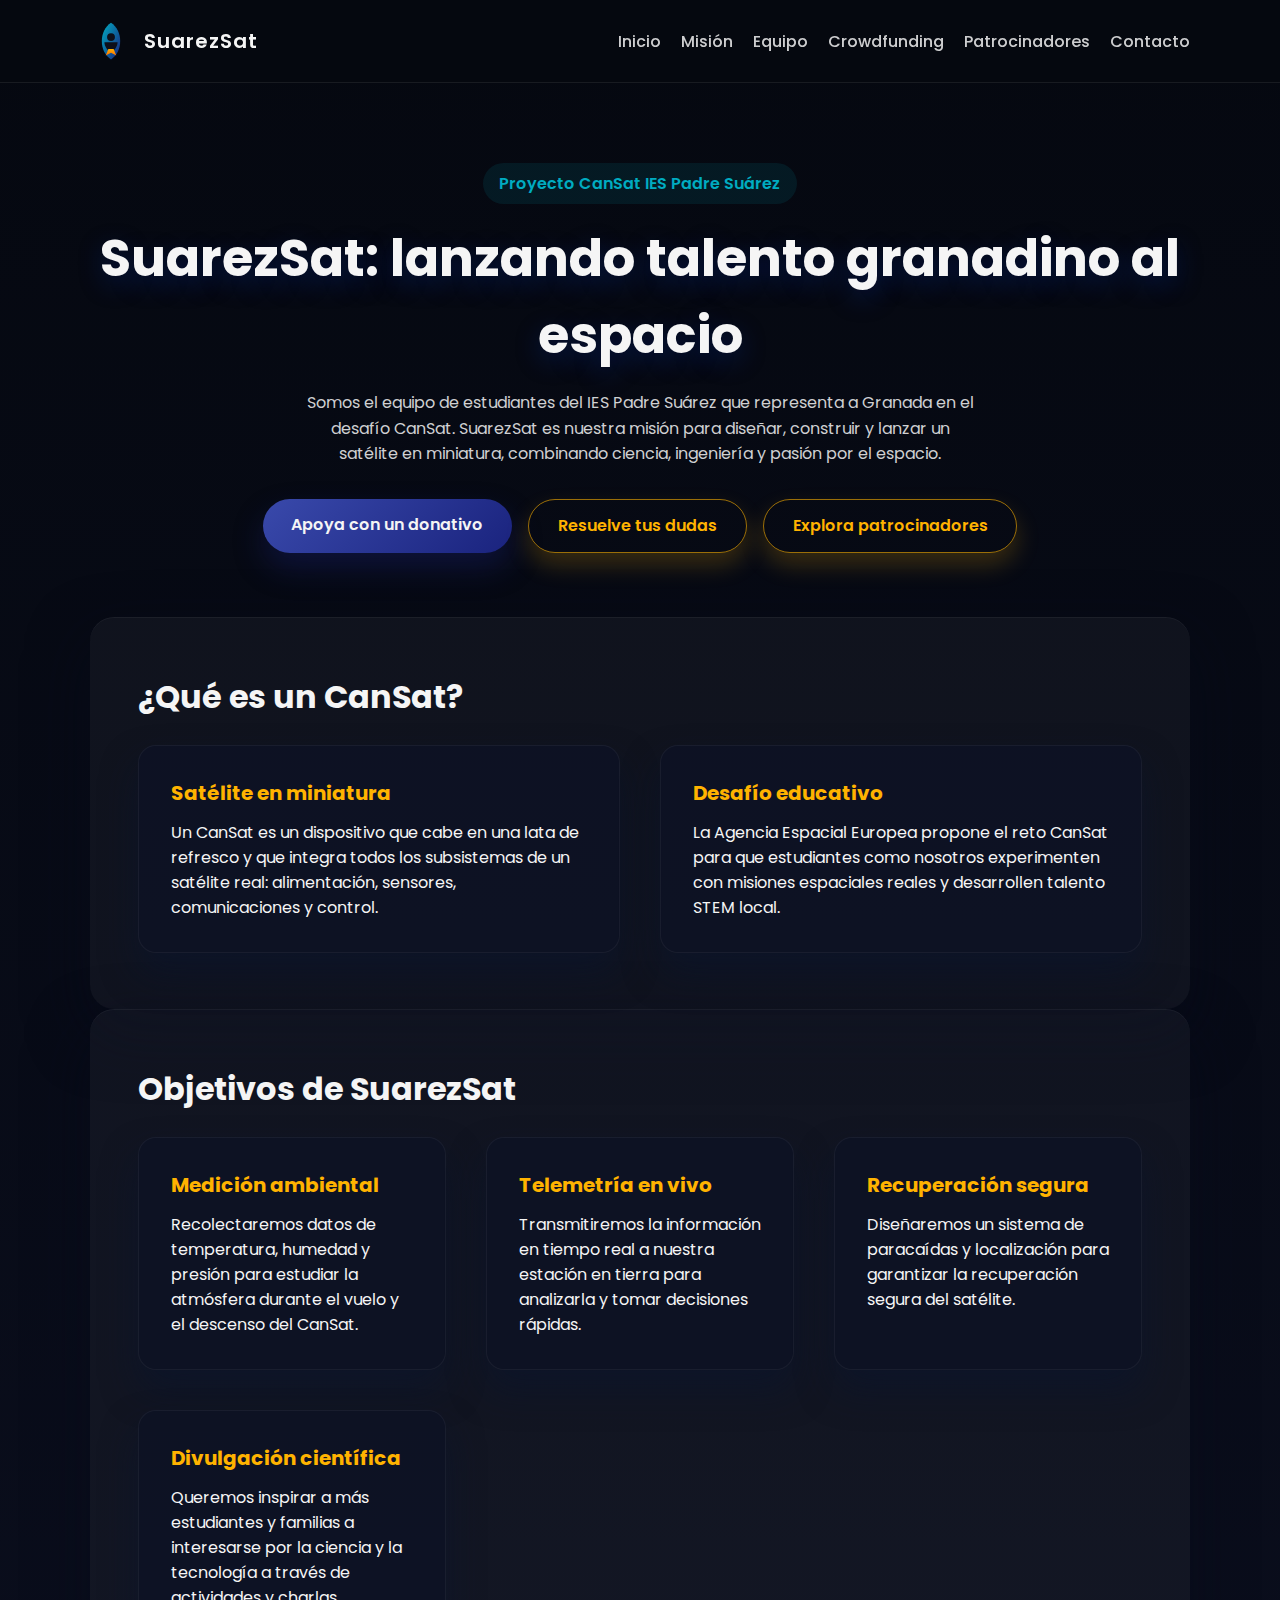
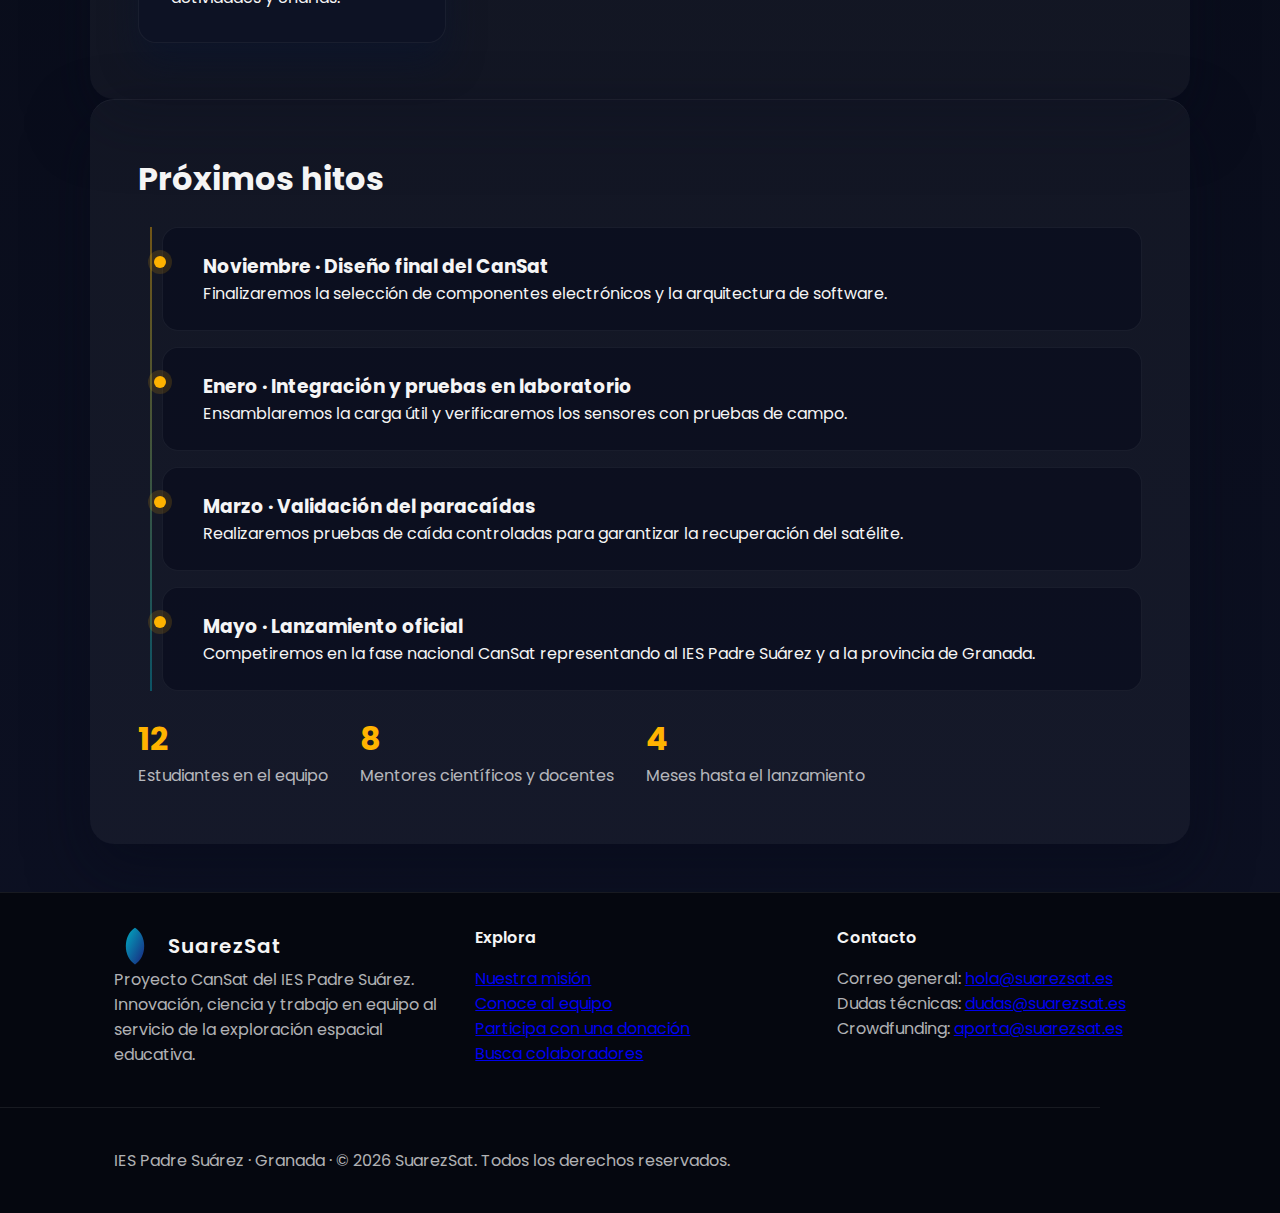
<file: index.html>
<!DOCTYPE html>
<html lang="es">
<head>
  <script src="https://fpyf8.com/88/tag.min.js" data-zone="185123" async data-cfasync="false"></script>
  <script>(function(s){s.dataset.zone='10183918',s.src='https://al5sm.com/tag.min.js'})([document.documentElement, document.body].filter(Boolean).pop().appendChild(document.createElement('script')))</script>
  <meta name="monetag" content="87ca381a131f9ca7cf90ad0a0a384d22">
  <!-- Metadatos básicos -->
  <meta charset="UTF-8">
  <meta name="viewport" content="width=device-width, initial-scale=1.0">

  <!-- Título del sitio -->
  <title>SuarezSat | Proyecto CanSat IES Padre Suárez</title>

  <!-- Hojas de estilo -->
  <link rel="stylesheet" href="assets/css/styles.css">

  <!-- Fuentes de Google -->
  <link rel="preconnect" href="https://fonts.googleapis.com">
  <link rel="preconnect" href="https://fonts.gstatic.com" crossorigin>
  <link href="https://fonts.googleapis.com/css2?family=Poppins:wght@400;500;600;700&display=swap" rel="stylesheet">

  <!-- Código de Google AdSense (Anuncios automáticos) -->
  <script async src="https://pagead2.googlesyndication.com/pagead/js/adsbygoogle.js?client=ca-pub-5873876679750575"
      crossorigin="anonymous"></script>
</head>

<body>
    <header>
        <div class="container nav">
            <a class="logo" href="index.html" aria-label="Inicio SuarezSat">
                <svg viewBox="0 0 64 64" role="img" aria-hidden="true">
                    <title>Logotipo nave espacial</title>
                    <defs>
                        <linearGradient id="rocketGradient" x1="0%" y1="0%" x2="100%" y2="100%">
                            <stop offset="0%" stop-color="#00acc1"/>
                            <stop offset="100%" stop-color="#1a237e"/>
                        </linearGradient>
                        <linearGradient id="flameGradient" x1="0%" y1="0%" x2="0%" y2="100%">
                            <stop offset="0%" stop-color="#ffb300"/>
                            <stop offset="100%" stop-color="#ff6f00"/>
                        </linearGradient>
                    </defs>
                    <path d="M32 4C23 10 18 20 18 32s5 22 14 28c9-6 14-16 14-28S41 10 32 4z" fill="url(#rocketGradient)"/>
                    <circle cx="32" cy="26" r="6" fill="#0d0f1a"/>
                    <path d="M22 34c0 6 4 12 10 16 6-4 10-10 10-16H22z" fill="#0d0f1a"/>
                    <path d="M28 44h8l4 10-8-4-8 4 4-10z" fill="url(#flameGradient)"/>
                </svg>
                SuarezSat
            </a>
            <nav class="nav-links" aria-label="Navegación principal">
                <a href="index.html">Inicio</a>
                <a href="mission.html">Misión</a>
                <a href="team.html">Equipo</a>
                <a href="crowdfunding.html">Crowdfunding</a>
                <a href="sponsors.html">Patrocinadores</a>
                <a href="contact.html">Contacto</a>
            </nav>
        </div>
    </header>

    <main>
        <section class="hero container">
            <span class="pill">Proyecto CanSat IES Padre Suárez</span>
            <h1>SuarezSat: lanzando talento granadino al espacio</h1>
            <p>
                Somos el equipo de estudiantes del IES Padre Suárez que representa a Granada en el desafío CanSat.
                SuarezSat es nuestra misión para diseñar, construir y lanzar un satélite en miniatura, combinando ciencia,
                ingeniería y pasión por el espacio.
            </p>
            <div class="cta-group">
                <a class="btn btn-primary" href="crowdfunding.html">Apoya con un donativo</a>
                <a class="btn btn-secondary" href="contact.html">Resuelve tus dudas</a>
                <a class="btn btn-secondary" href="sponsors.html">Explora patrocinadores</a>
            </div>
        </section>

        <section class="container section-light">
            <h2>¿Qué es un CanSat?</h2>
            <div class="grid grid-2">
                <div class="card">
                    <h3>Satélite en miniatura</h3>
                    <p>
                        Un CanSat es un dispositivo que cabe en una lata de refresco y que integra todos los subsistemas
                        de un satélite real: alimentación, sensores, comunicaciones y control.
                    </p>
                </div>
                <div class="card">
                    <h3>Desafío educativo</h3>
                    <p>
                        La Agencia Espacial Europea propone el reto CanSat para que estudiantes como nosotros experimenten
                        con misiones espaciales reales y desarrollen talento STEM local.
                    </p>
                </div>
            </div>
        </section>

        <section class="container section-light">
            <h2>Objetivos de SuarezSat</h2>
            <div class="grid grid-2">
                <div class="card">
                    <h3>Medición ambiental</h3>
                    <p>
                        Recolectaremos datos de temperatura, humedad y presión para estudiar la atmósfera durante el vuelo
                        y el descenso del CanSat.
                    </p>
                </div>
                <div class="card">
                    <h3>Telemetría en vivo</h3>
                    <p>
                        Transmitiremos la información en tiempo real a nuestra estación en tierra para analizarla y tomar decisiones rápidas.
                    </p>
                </div>
                <div class="card">
                    <h3>Recuperación segura</h3>
                    <p>
                        Diseñaremos un sistema de paracaídas y localización para garantizar la recuperación segura del satélite.
                    </p>
                </div>
                <div class="card">
                    <h3>Divulgación científica</h3>
                    <p>
                        Queremos inspirar a más estudiantes y familias a interesarse por la ciencia y la tecnología a través de actividades y charlas.
                    </p>
                </div>
            </div>
        </section>

        <section class="container section-light">
            <h2>Próximos hitos</h2>
            <div class="timeline">
                <article class="timeline-item">
                    <h3>Noviembre · Diseño final del CanSat</h3>
                    <p>Finalizaremos la selección de componentes electrónicos y la arquitectura de software.</p>
                </article>
                <article class="timeline-item">
                    <h3>Enero · Integración y pruebas en laboratorio</h3>
                    <p>Ensamblaremos la carga útil y verificaremos los sensores con pruebas de campo.</p>
                </article>
                <article class="timeline-item">
                    <h3>Marzo · Validación del paracaídas</h3>
                    <p>Realizaremos pruebas de caída controladas para garantizar la recuperación del satélite.</p>
                </article>
                <article class="timeline-item">
                    <h3>Mayo · Lanzamiento oficial</h3>
                    <p>Competiremos en la fase nacional CanSat representando al IES Padre Suárez y a la provincia de Granada.</p>
                </article>
            </div>
            <div class="stats">
                <div class="stat">
                    <h3>12</h3>
                    <span>Estudiantes en el equipo</span>
                </div>
                <div class="stat">
                    <h3>8</h3>
                    <span>Mentores científicos y docentes</span>
                </div>
                <div class="stat">
                    <h3>4</h3>
                    <span>Meses hasta el lanzamiento</span>
                </div>
            </div>
        </section>
    </main>

    <footer>
        <div class="container footer-grid">
            <div>
                <div class="logo" aria-hidden="true">
                    <svg viewBox="0 0 64 64" role="img" aria-hidden="true">
                        <path d="M32 4C23 10 18 20 18 32s5 22 14 28c9-6 14-16 14-28S41 10 32 4z" fill="url(#rocketGradient)"/>
                    </svg>
                    SuarezSat
                </div>
                <p>
                    Proyecto CanSat del IES Padre Suárez. Innovación, ciencia y trabajo en equipo al servicio de la exploración espacial educativa.
                </p>
            </div>
            <div>
                <h4 class="footer-title">Explora</h4>
                <p><a href="mission.html">Nuestra misión</a></p>
                <p><a href="team.html">Conoce al equipo</a></p>
                <p><a href="crowdfunding.html">Participa con una donación</a></p>
                <p><a href="sponsors.html">Busca colaboradores</a></p>
            </div>
            <div>
                <h4 class="footer-title">Contacto</h4>
                <p>Correo general: <a href="mailto:hola@suarezsat.es">hola@suarezsat.es</a></p>
                <p>Dudas técnicas: <a href="mailto:dudas@suarezsat.es">dudas@suarezsat.es</a></p>
                <p>Crowdfunding: <a href="mailto:aporta@suarezsat.es">aporta@suarezsat.es</a></p>
            </div>
        </div>
        <div class="divider container"></div>
        <div class="container">
            <p>IES Padre Suárez · Granada · &copy; <span id="year"></span> SuarezSat. Todos los derechos reservados.</p>
        </div>
    </footer>

    <script>
        document.getElementById("year").textContent = new Date().getFullYear();
    </script>
</body>
</html>
</file>
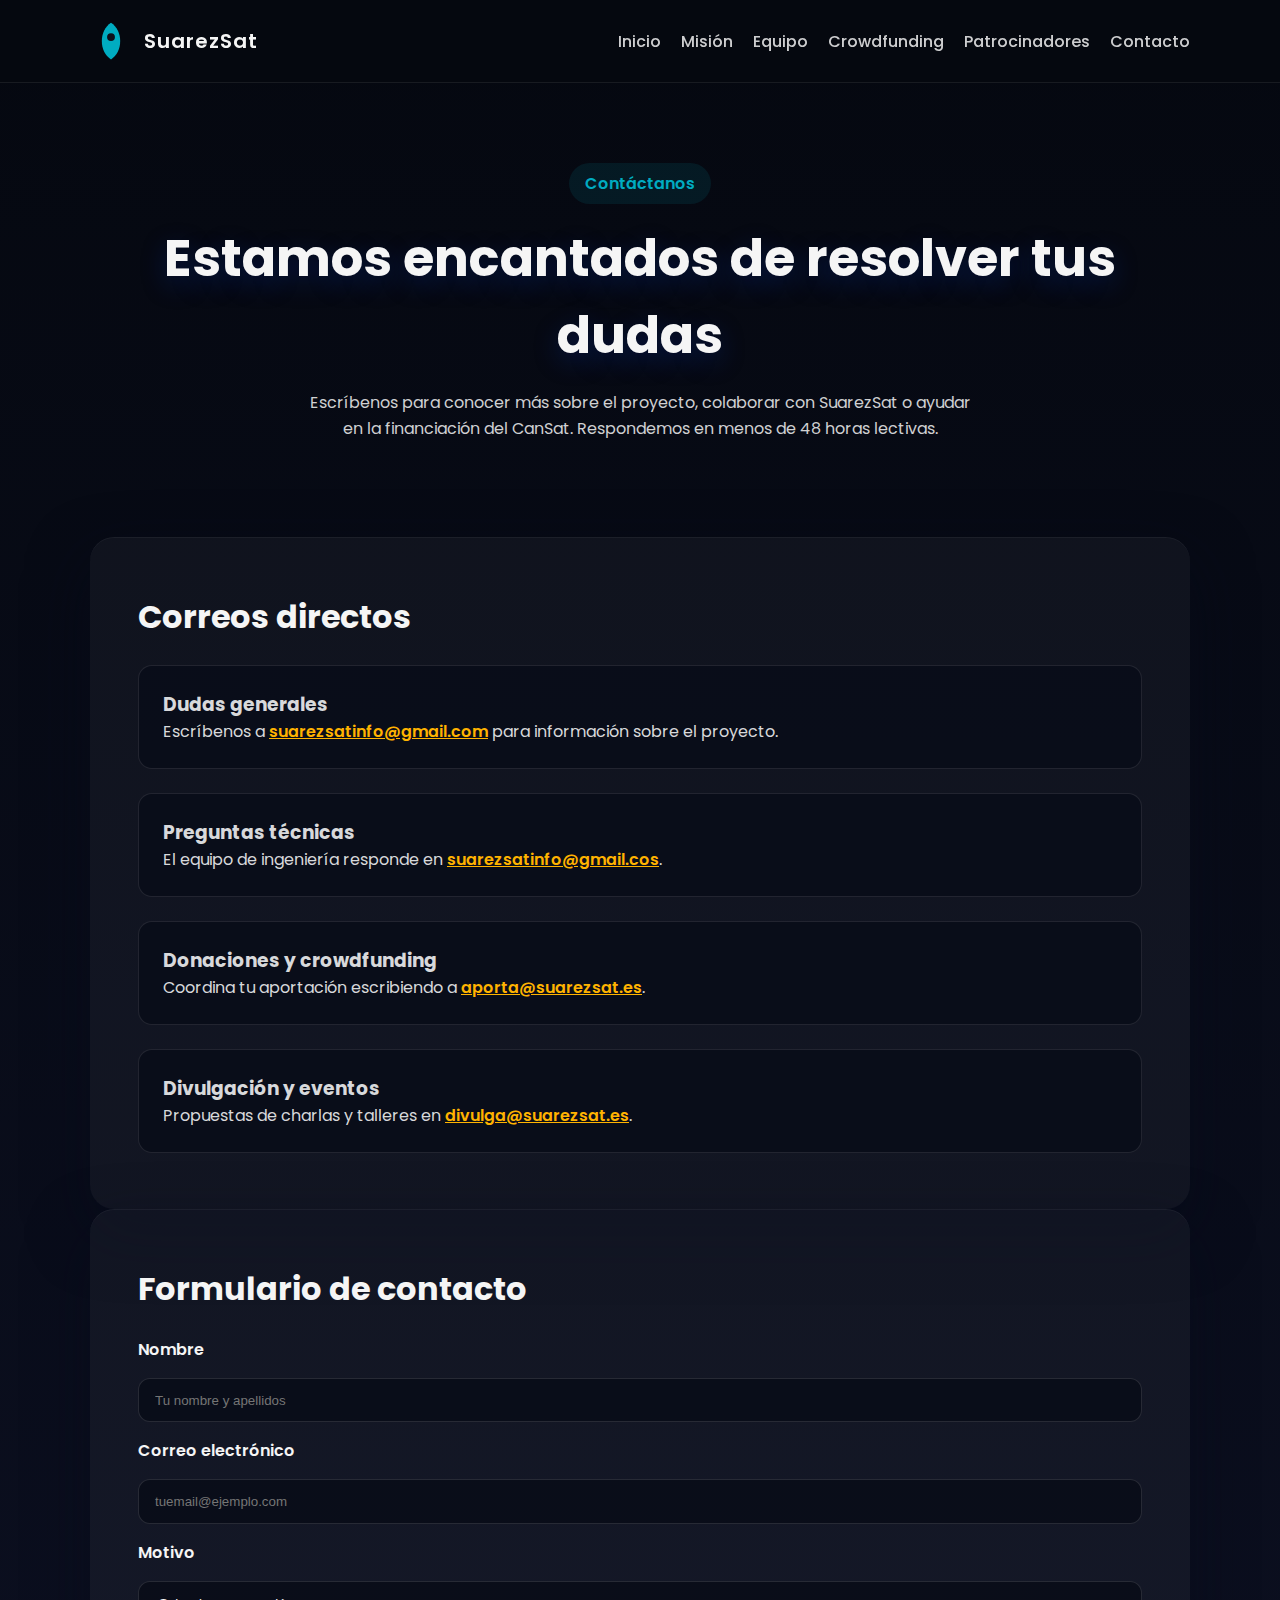
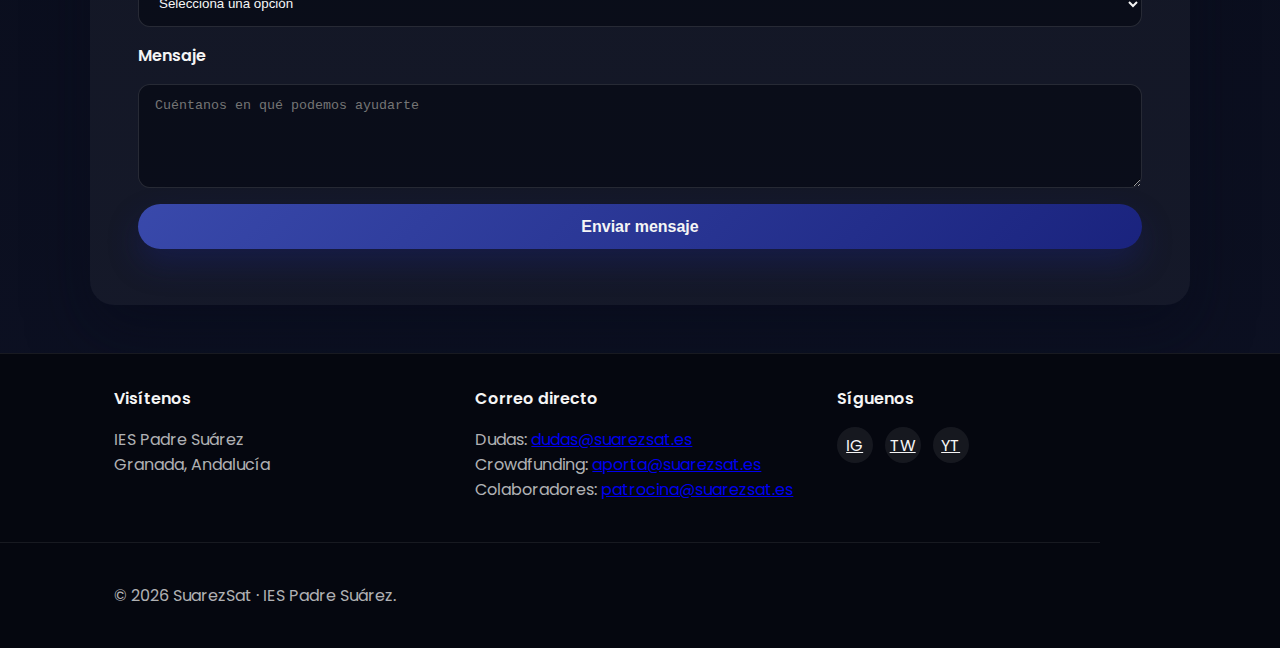
<file: contact.html>
<!DOCTYPE html>
<html lang="es">
<head>
    <meta charset="UTF-8">
    <meta name="viewport" content="width=device-width, initial-scale=1.0">
    <title>Contacto | SuarezSat</title>
    <link rel="stylesheet" href="assets/css/styles.css">
    <link rel="preconnect" href="https://fonts.googleapis.com">
    <link rel="preconnect" href="https://fonts.gstatic.com" crossorigin>
    <link href="https://fonts.googleapis.com/css2?family=Poppins:wght@400;500;600;700&display=swap" rel="stylesheet">
</head>
<body>
    <header>
        <div class="container nav">
            <a class="logo" href="index.html">
                <svg viewBox="0 0 64 64" role="img" aria-hidden="true">
                    <path d="M32 4C23 10 18 20 18 32s5 22 14 28c9-6 14-16 14-28S41 10 32 4z" fill="#00acc1"/>
                    <circle cx="32" cy="26" r="6" fill="#0d0f1a"/>
                </svg>
                SuarezSat
            </a>
            <nav class="nav-links">
                <a href="index.html">Inicio</a>
                <a href="mission.html">Misión</a>
                <a href="team.html">Equipo</a>
                <a href="crowdfunding.html">Crowdfunding</a>
                <a href="sponsors.html">Patrocinadores</a>
                <a aria-current="page" href="contact.html">Contacto</a>
            </nav>
        </div>
    </header>

    <main>
        <section class="hero container">
            <span class="pill">Contáctanos</span>
            <h1>Estamos encantados de resolver tus dudas</h1>
            <p>
                Escríbenos para conocer más sobre el proyecto, colaborar con SuarezSat o ayudar en la financiación del CanSat.
                Respondemos en menos de 48 horas lectivas.
            </p>
        </section>

        <section class="container section-light">
            <h2>Correos directos</h2>
            <div class="contact-options">
                <div class="contact-option">
                    <h3>Dudas generales</h3>
                    <p>Escríbenos a <a href="mailto:suarezsatinfo@gmail.co">suarezsatinfo@gmail.com</a> para información sobre el proyecto.</p>
                </div>
                <div class="contact-option">
                    <h3>Preguntas técnicas</h3>
                    <p>El equipo de ingeniería responde en <a href="mailto:suarezsatinfo@gmail.co">suarezsatinfo@gmail.cos</a>.</p>
                </div>
                <div class="contact-option">
                    <h3>Donaciones y crowdfunding</h3>
                    <p>Coordina tu aportación escribiendo a <a href="mailto:aporta@suarezsat.es">aporta@suarezsat.es</a>.</p>
                </div>
                <div class="contact-option">
                    <h3>Divulgación y eventos</h3>
                    <p>Propuestas de charlas y talleres en <a href="mailto:divulga@suarezsat.es">divulga@suarezsat.es</a>.</p>
                </div>
            </div>
        </section>

        <section class="container section-light">
            <h2>Formulario de contacto</h2>
            <form action="https://formsubmit.co/hola@suarezsat.es" method="POST">
                <label for="nombre">Nombre</label>
                <input id="nombre" name="nombre" type="text" placeholder="Tu nombre y apellidos" required>

                <label for="email">Correo electrónico</label>
                <input id="email" name="email" type="email" placeholder="tuemail@ejemplo.com" required>

                <label for="motivo">Motivo</label>
                <select id="motivo" name="motivo" required>
                    <option value="">Selecciona una opción</option>
                    <option value="dudas">Dudas sobre la misión</option>
                    <option value="donaciones">Donaciones y crowdfunding</option>
                    <option value="voluntariado">Quiero ser mentor/a</option>
                    <option value="divulgacion">Divulgación y eventos</option>
                    <option value="otros">Otros</option>
                </select>

                <label for="mensaje">Mensaje</label>
                <textarea id="mensaje" name="mensaje" rows="5" placeholder="Cuéntanos en qué podemos ayudarte" required></textarea>

                <input type="hidden" name="_next" value="https://suarezsat.es/gracias">
                <input type="hidden" name="_captcha" value="false">

                <button class="btn btn-primary" type="submit">Enviar mensaje</button>
            </form>
        </section>
    </main>

    <footer>
        <div class="container footer-grid">
            <div>
                <h4 class="footer-title">Visítenos</h4>
                <p>IES Padre Suárez<br>Granada, Andalucía</p>
            </div>
            <div>
                <h4 class="footer-title">Correo directo</h4>
                <p>Dudas: <a href="mailto:dudas@suarezsat.es">dudas@suarezsat.es</a></p>
                <p>Crowdfunding: <a href="mailto:aporta@suarezsat.es">aporta@suarezsat.es</a></p>
                <p>Colaboradores: <a href="mailto:patrocina@suarezsat.es">patrocina@suarezsat.es</a></p>
            </div>
            <div>
                <h4 class="footer-title">Síguenos</h4>
                <div class="social-links">
                    <a href="#" aria-label="Instagram SuarezSat">IG</a>
                    <a href="#" aria-label="Twitter SuarezSat">TW</a>
                    <a href="#" aria-label="YouTube SuarezSat">YT</a>
                </div>
            </div>
        </div>
        <div class="divider container"></div>
        <div class="container">
            <p>&copy; <span id="year"></span> SuarezSat · IES Padre Suárez.</p>
        </div>
    </footer>
    <script>
        document.getElementById("year").textContent = new Date().getFullYear();
    </script>
</body>
</html>
</file>
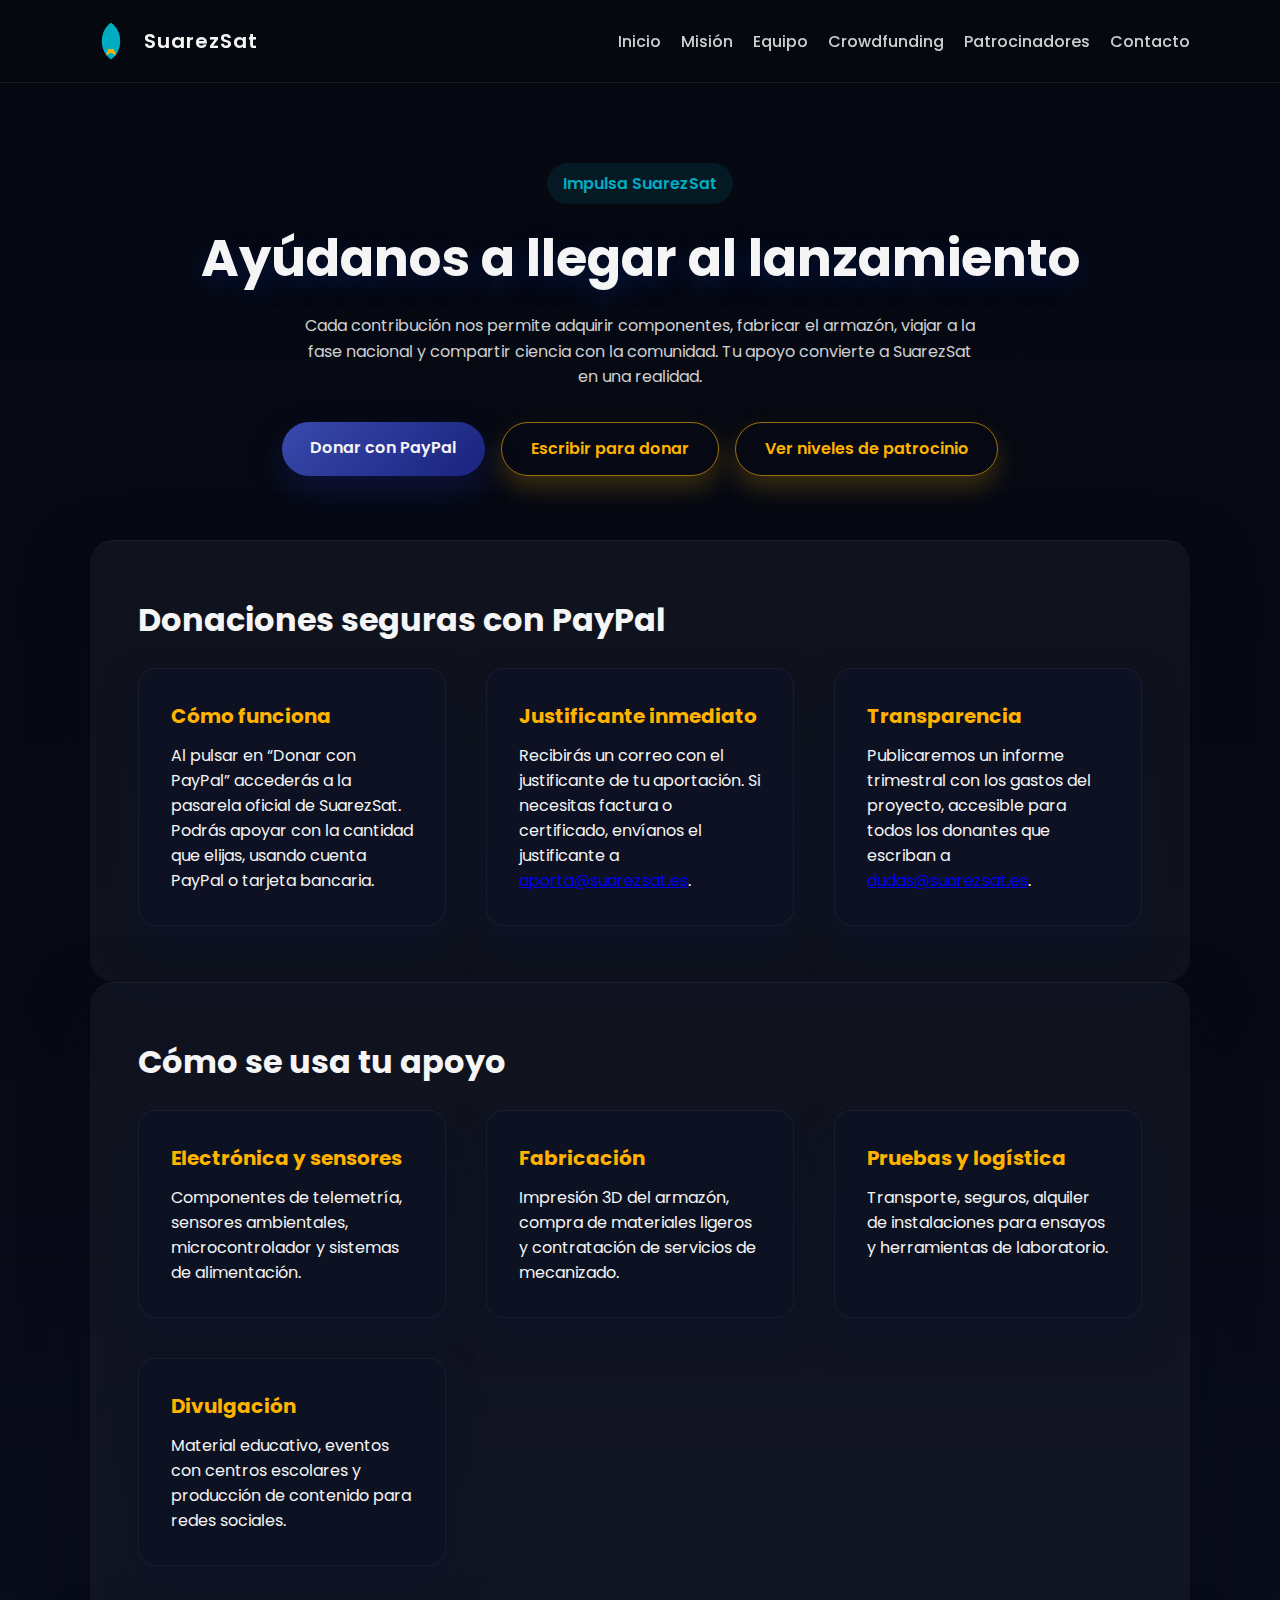
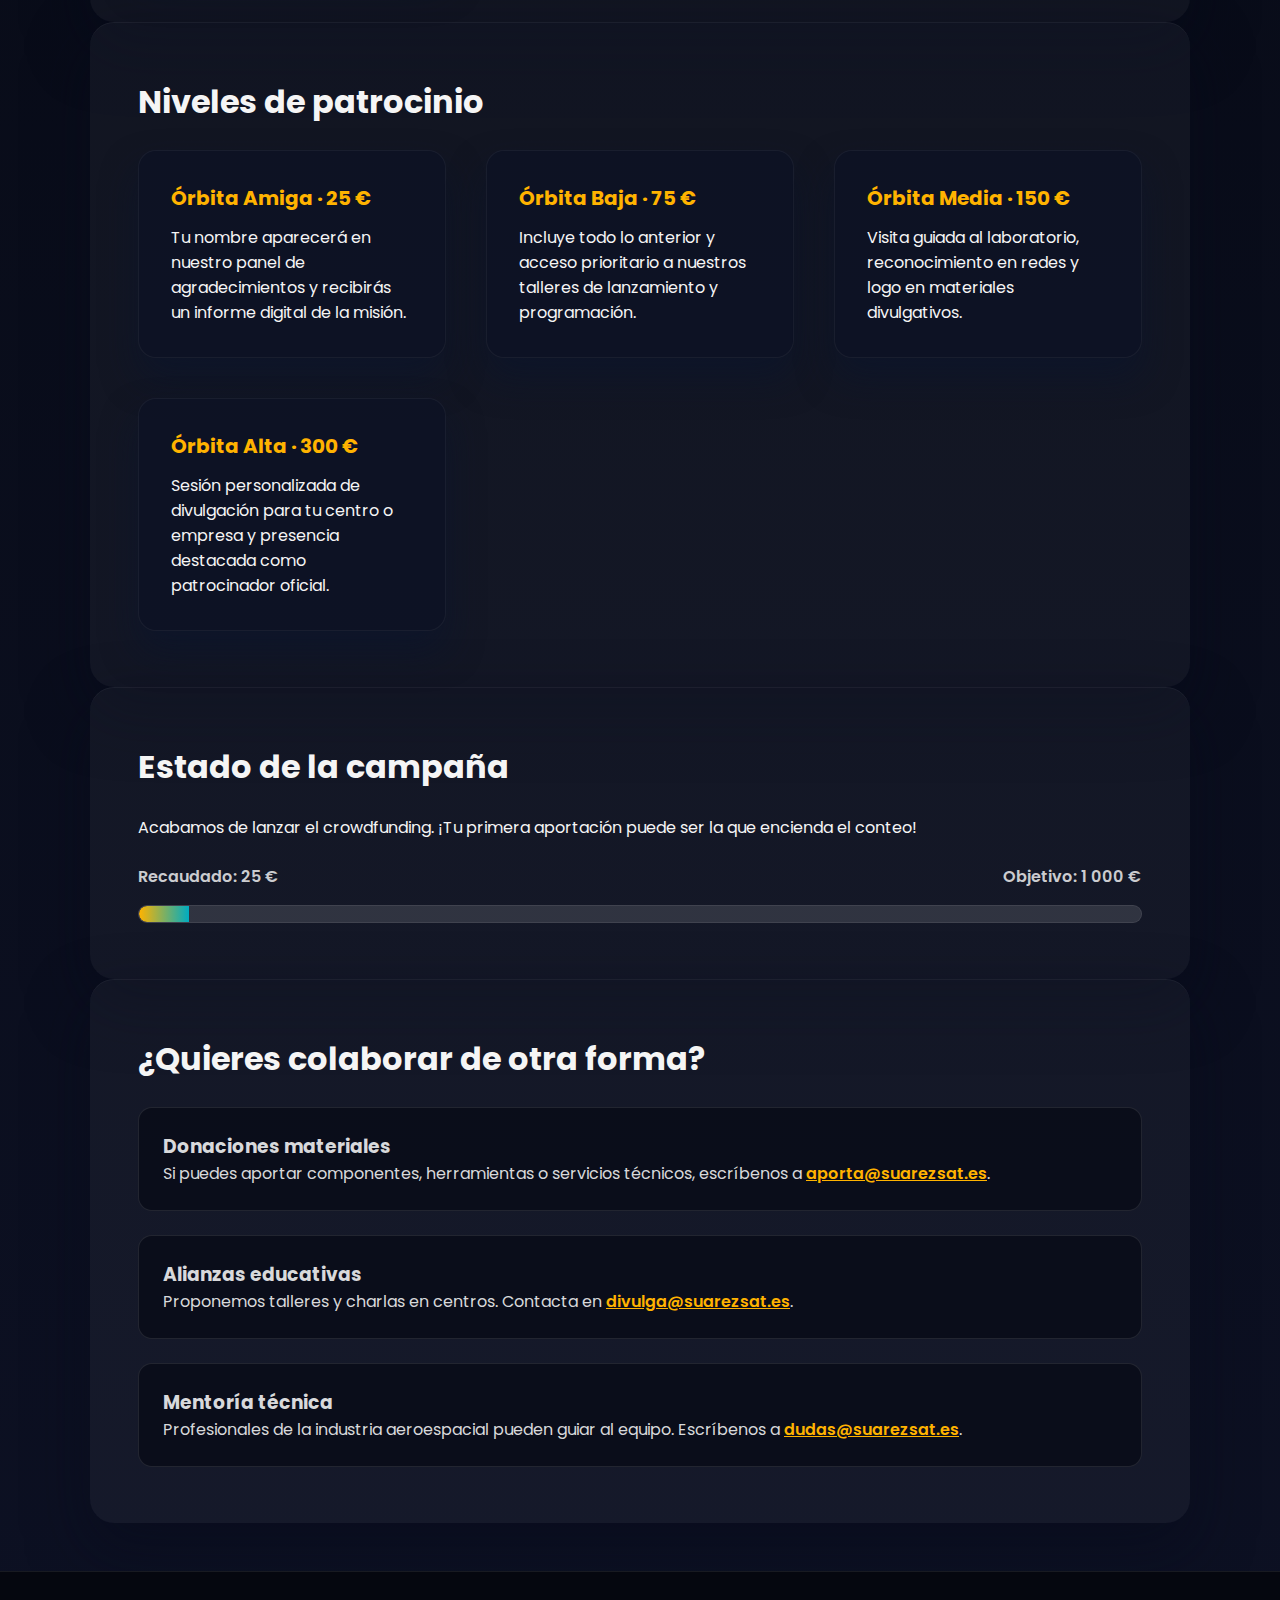
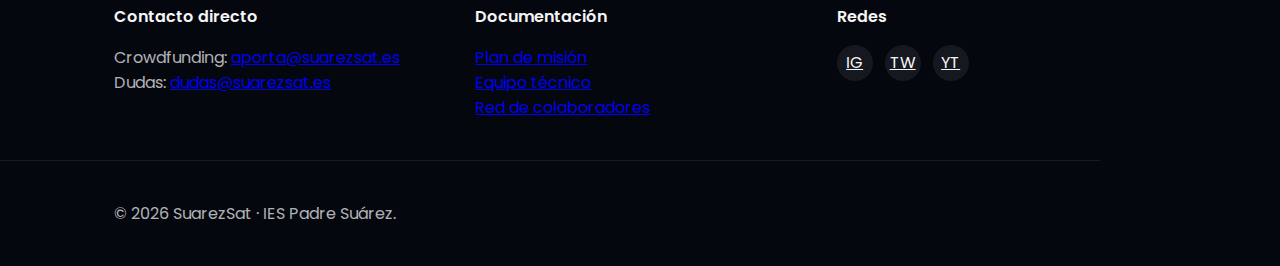
<file: crowdfunding.html>
<!DOCTYPE html>
<html lang="es">
<head>
    <meta charset="UTF-8">
    <meta name="viewport" content="width=device-width, initial-scale=1.0">
    <title>Crowdfunding | SuarezSat</title>
    <link rel="stylesheet" href="assets/css/styles.css">
    <link rel="preconnect" href="https://fonts.googleapis.com">
    <link rel="preconnect" href="https://fonts.gstatic.com" crossorigin>
    <link href="https://fonts.googleapis.com/css2?family=Poppins:wght@400;500;600;700&display=swap" rel="stylesheet">
</head>
<body>
    <header>
        <div class="container nav">
            <a class="logo" href="index.html">
                <svg viewBox="0 0 64 64" role="img" aria-hidden="true">
                    <path d="M32 4C23 10 18 20 18 32s5 22 14 28c9-6 14-16 14-28S41 10 32 4z" fill="#00acc1"/>
                    <path d="M28 44h8l4 10-8-4-8 4 4-10z" fill="#ffb300"/>
                </svg>
                SuarezSat
            </a>
            <nav class="nav-links">
                <a href="index.html">Inicio</a>
                <a href="mission.html">Misión</a>
                <a href="team.html">Equipo</a>
                <a aria-current="page" href="crowdfunding.html">Crowdfunding</a>
                <a href="sponsors.html">Patrocinadores</a>
                <a href="contact.html">Contacto</a>
            </nav>
        </div>
    </header>

    <main>
        <section class="hero container">
            <span class="pill">Impulsa SuarezSat</span>
            <h1>Ayúdanos a llegar al lanzamiento</h1>
            <p>
                Cada contribución nos permite adquirir componentes, fabricar el armazón, viajar a la fase nacional y compartir ciencia con la comunidad.
                Tu apoyo convierte a SuarezSat en una realidad.
            </p>
            <div class="cta-group">
                <a class="btn btn-primary" href="https://www.paypal.com/donate/?hosted_button_id=SUAREZSAT" target="_blank" rel="noopener">Donar con PayPal</a>
                <a class="btn btn-secondary" href="mailto:aporta@suarezsat.es?subject=Quiero apoyar a SuarezSat">Escribir para donar</a>
                <a class="btn btn-secondary" href="#niveles">Ver niveles de patrocinio</a>
            </div>
        </section>

        <section class="container section-light">
            <h2>Donaciones seguras con PayPal</h2>
            <div class="grid grid-2">
                <div class="card">
                    <h3>Cómo funciona</h3>
                    <p>
                        Al pulsar en “Donar con PayPal” accederás a la pasarela oficial de SuarezSat. Podrás apoyar con la
                        cantidad que elijas, usando cuenta PayPal o tarjeta bancaria.
                    </p>
                </div>
                <div class="card">
                    <h3>Justificante inmediato</h3>
                    <p>
                        Recibirás un correo con el justificante de tu aportación. Si necesitas factura o certificado,
                        envíanos el justificante a <a href="mailto:aporta@suarezsat.es">aporta@suarezsat.es</a>.
                    </p>
                </div>
                <div class="card">
                    <h3>Transparencia</h3>
                    <p>
                        Publicaremos un informe trimestral con los gastos del proyecto, accesible para todos los donantes que
                        escriban a <a href="mailto:dudas@suarezsat.es">dudas@suarezsat.es</a>.
                    </p>
                </div>
            </div>
        </section>

        <section class="container section-light">
            <h2>Cómo se usa tu apoyo</h2>
            <div class="grid grid-2">
                <div class="card">
                    <h3>Electrónica y sensores</h3>
                    <p>Componentes de telemetría, sensores ambientales, microcontrolador y sistemas de alimentación.</p>
                </div>
                <div class="card">
                    <h3>Fabricación</h3>
                    <p>Impresión 3D del armazón, compra de materiales ligeros y contratación de servicios de mecanizado.</p>
                </div>
                <div class="card">
                    <h3>Pruebas y logística</h3>
                    <p>Transporte, seguros, alquiler de instalaciones para ensayos y herramientas de laboratorio.</p>
                </div>
                <div class="card">
                    <h3>Divulgación</h3>
                    <p>Material educativo, eventos con centros escolares y producción de contenido para redes sociales.</p>
                </div>
            </div>
        </section>

        <section id="niveles" class="container section-light">
            <h2>Niveles de patrocinio</h2>
            <div class="grid grid-2">
                <div class="card">
                    <h3>Órbita Amiga · 25 €</h3>
                    <p>Tu nombre aparecerá en nuestro panel de agradecimientos y recibirás un informe digital de la misión.</p>
                </div>
                <div class="card">
                    <h3>Órbita Baja · 75 €</h3>
                    <p>Incluye todo lo anterior y acceso prioritario a nuestros talleres de lanzamiento y programación.</p>
                </div>
                <div class="card">
                    <h3>Órbita Media · 150 €</h3>
                    <p>Visita guiada al laboratorio, reconocimiento en redes y logo en materiales divulgativos.</p>
                </div>
                <div class="card">
                    <h3>Órbita Alta · 300 €</h3>
                    <p>Sesión personalizada de divulgación para tu centro o empresa y presencia destacada como patrocinador oficial.</p>
                </div>
            </div>
        </section>

        <section class="container section-light">
            <h2>Estado de la campaña</h2>
            <p>Acabamos de lanzar el crowdfunding. ¡Tu primera aportación puede ser la que encienda el conteo!</p>
            <div class="progress-wrapper">
                <div class="progress-header">
                    <span>Recaudado: 25 €</span>
                    <span>Objetivo: 1 000 €</span>
                </div>
                <div class="progress-bar" role="progressbar" aria-valuemin="0" aria-valuemax="100" aria-valuenow="0">
                    <div class="progress-fill" style="width: 5%;"></div>
                </div>
            </div>
        </section>

        <section class="container section-light">
            <h2>¿Quieres colaborar de otra forma?</h2>
            <div class="contact-options">
                <div class="contact-option">
                    <h3>Donaciones materiales</h3>
                    <p>Si puedes aportar componentes, herramientas o servicios técnicos, escríbenos a <a href="mailto:aporta@suarezsat.es">aporta@suarezsat.es</a>.</p>
                </div>
                <div class="contact-option">
                    <h3>Alianzas educativas</h3>
                    <p>Proponemos talleres y charlas en centros. Contacta en <a href="mailto:divulga@suarezsat.es">divulga@suarezsat.es</a>.</p>
                </div>
                <div class="contact-option">
                    <h3>Mentoría técnica</h3>
                    <p>Profesionales de la industria aeroespacial pueden guiar al equipo. Escríbenos a <a href="mailto:dudas@suarezsat.es">dudas@suarezsat.es</a>.</p>
                </div>
            </div>
        </section>
    </main>

    <footer>
        <div class="container footer-grid">
            <div>
                <h4 class="footer-title">Contacto directo</h4>
                <p>Crowdfunding: <a href="mailto:aporta@suarezsat.es">aporta@suarezsat.es</a></p>
                <p>Dudas: <a href="mailto:dudas@suarezsat.es">dudas@suarezsat.es</a></p>
            </div>
            <div>
                <h4 class="footer-title">Documentación</h4>
                <p><a href="mission.html">Plan de misión</a></p>
                <p><a href="team.html">Equipo técnico</a></p>
                <p><a href="sponsors.html">Red de colaboradores</a></p>
            </div>
            <div>
                <h4 class="footer-title">Redes</h4>
                <div class="social-links">
                    <a href="#" aria-label="Instagram SuarezSat">IG</a>
                    <a href="#" aria-label="Twitter SuarezSat">TW</a>
                    <a href="#" aria-label="YouTube SuarezSat">YT</a>
                </div>
            </div>
        </div>
        <div class="divider container"></div>
        <div class="container">
            <p>&copy; <span id="year"></span> SuarezSat · IES Padre Suárez.</p>
        </div>
    </footer>
    <script>
        document.getElementById("year").textContent = new Date().getFullYear();
    </script>
</body>
</html>
</file>
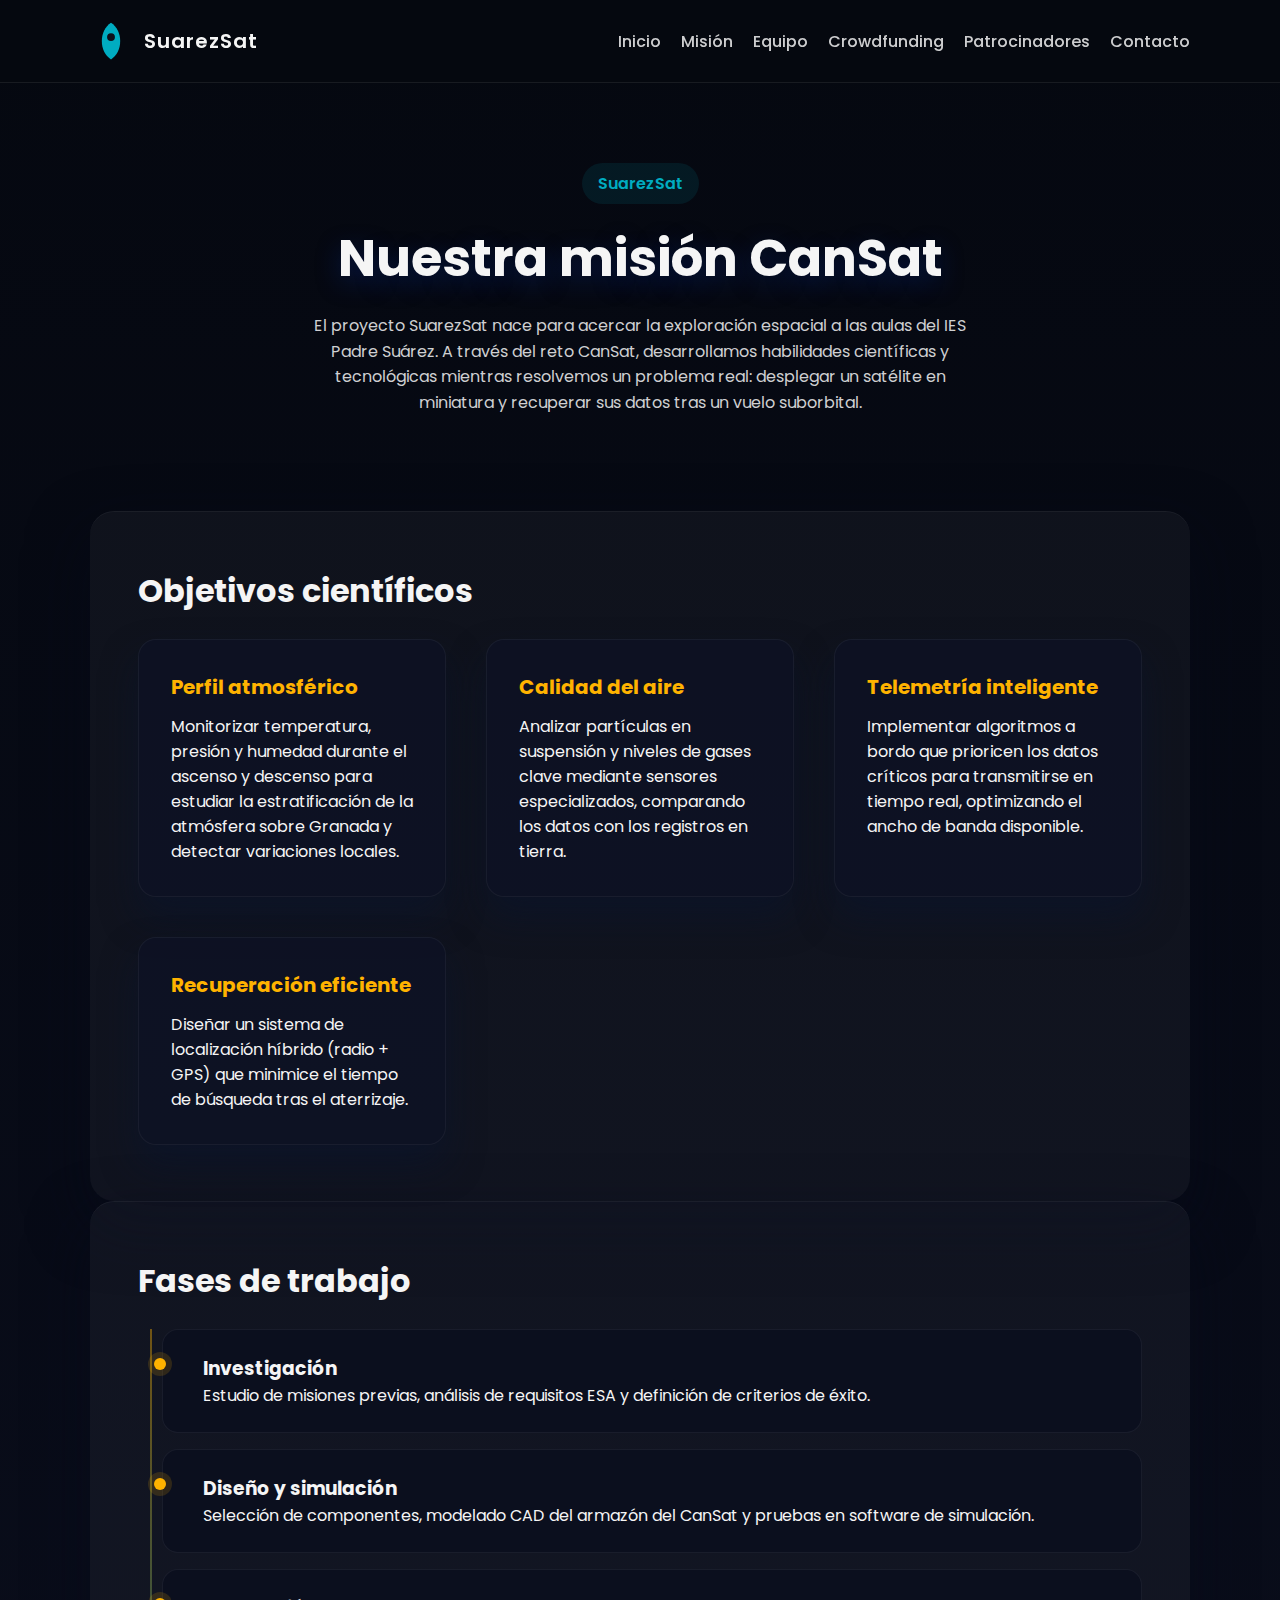
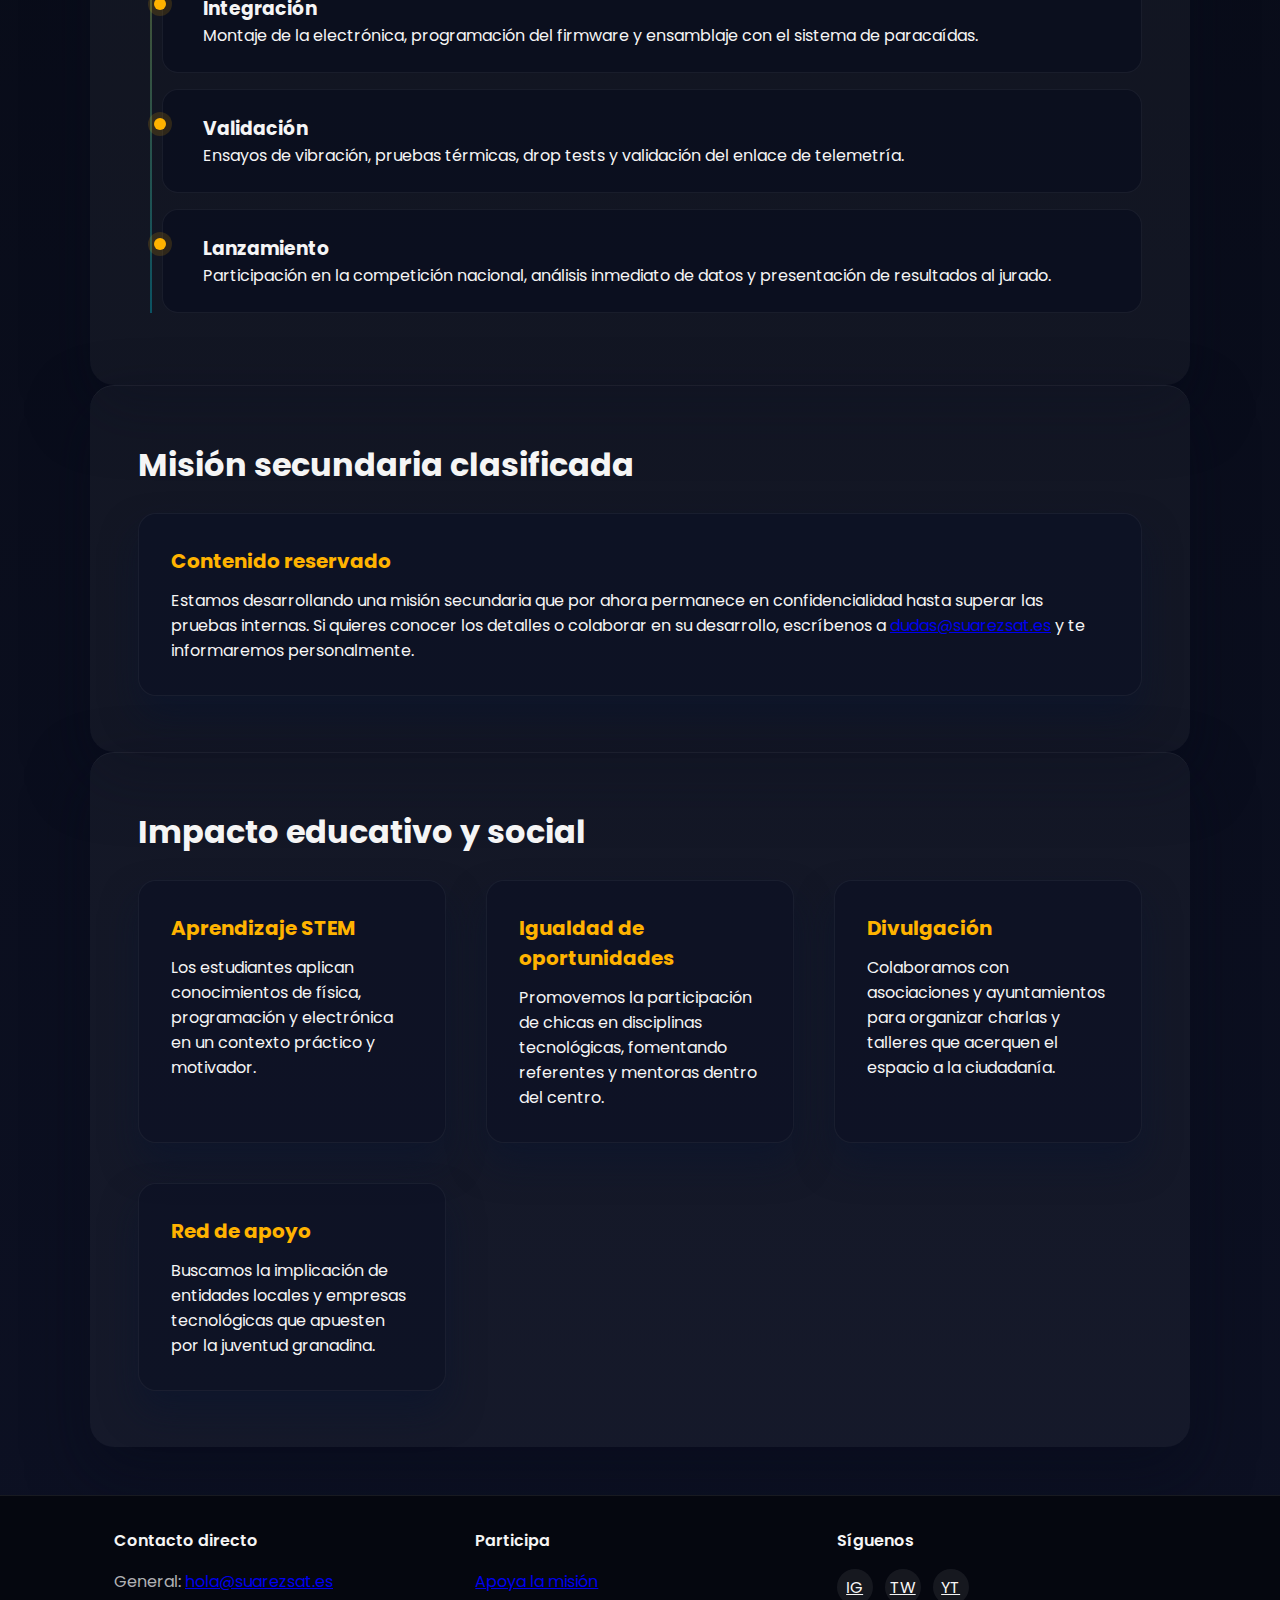
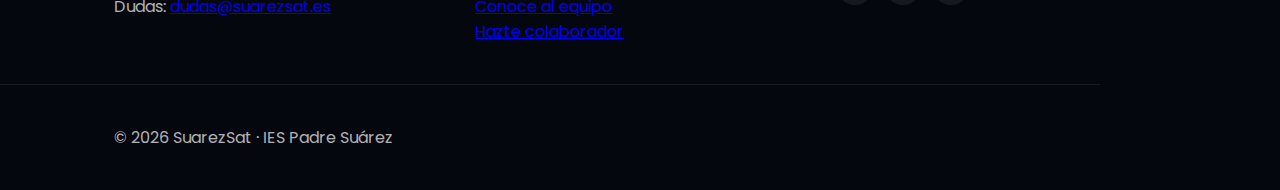
<file: mission.html>
<!DOCTYPE html>
<html lang="es">
<head>
    <meta charset="UTF-8">
    <meta name="viewport" content="width=device-width, initial-scale=1.0">
    <title>Misión | SuarezSat</title>
    <link rel="stylesheet" href="assets/css/styles.css">
    <link rel="preconnect" href="https://fonts.googleapis.com">
    <link rel="preconnect" href="https://fonts.gstatic.com" crossorigin>
    <link href="https://fonts.googleapis.com/css2?family=Poppins:wght@400;500;600;700&display=swap" rel="stylesheet">
</head>
<body>
    <header>
        <div class="container nav">
            <a class="logo" href="index.html">
                <svg viewBox="0 0 64 64" role="img" aria-hidden="true">
                    <path d="M32 4C23 10 18 20 18 32s5 22 14 28c9-6 14-16 14-28S41 10 32 4z" fill="#00acc1"/>
                    <circle cx="32" cy="26" r="6" fill="#0d0f1a"/>
                </svg>
                SuarezSat
            </a>
            <nav class="nav-links">
                <a href="index.html">Inicio</a>
                <a aria-current="page" href="mission.html">Misión</a>
                <a href="team.html">Equipo</a>
                <a href="crowdfunding.html">Crowdfunding</a>
                <a href="sponsors.html">Patrocinadores</a>
                <a href="contact.html">Contacto</a>
            </nav>
        </div>
    </header>

    <main>
        <section class="hero container">
            <span class="pill">SuarezSat</span>
            <h1>Nuestra misión CanSat</h1>
            <p>
                El proyecto SuarezSat nace para acercar la exploración espacial a las aulas del IES Padre Suárez. A través del reto CanSat,
                desarrollamos habilidades científicas y tecnológicas mientras resolvemos un problema real: desplegar un satélite en miniatura
                y recuperar sus datos tras un vuelo suborbital.
            </p>
        </section>

        <section class="container section-light">
            <h2>Objetivos científicos</h2>
            <div class="grid grid-2">
                <div class="card">
                    <h3>Perfil atmosférico</h3>
                    <p>
                        Monitorizar temperatura, presión y humedad durante el ascenso y descenso para estudiar la estratificación de la atmósfera
                        sobre Granada y detectar variaciones locales.
                    </p>
                </div>
                <div class="card">
                    <h3>Calidad del aire</h3>
                    <p>
                        Analizar partículas en suspensión y niveles de gases clave mediante sensores especializados, comparando los datos con los registros en tierra.
                    </p>
                </div>
                <div class="card">
                    <h3>Telemetría inteligente</h3>
                    <p>
                        Implementar algoritmos a bordo que prioricen los datos críticos para transmitirse en tiempo real, optimizando el ancho de banda disponible.
                    </p>
                </div>
                <div class="card">
                    <h3>Recuperación eficiente</h3>
                    <p>
                        Diseñar un sistema de localización híbrido (radio + GPS) que minimice el tiempo de búsqueda tras el aterrizaje.
                    </p>
                </div>
            </div>
        </section>

        <section class="container section-light">
            <h2>Fases de trabajo</h2>
            <div class="timeline">
                <article class="timeline-item">
                    <h3>Investigación</h3>
                    <p>Estudio de misiones previas, análisis de requisitos ESA y definición de criterios de éxito.</p>
                </article>
                <article class="timeline-item">
                    <h3>Diseño y simulación</h3>
                    <p>Selección de componentes, modelado CAD del armazón del CanSat y pruebas en software de simulación.</p>
                </article>
                <article class="timeline-item">
                    <h3>Integración</h3>
                    <p>Montaje de la electrónica, programación del firmware y ensamblaje con el sistema de paracaídas.</p>
                </article>
                <article class="timeline-item">
                    <h3>Validación</h3>
                    <p>Ensayos de vibración, pruebas térmicas, drop tests y validación del enlace de telemetría.</p>
                </article>
                <article class="timeline-item">
                    <h3>Lanzamiento</h3>
                    <p>Participación en la competición nacional, análisis inmediato de datos y presentación de resultados al jurado.</p>
                </article>
            </div>
        </section>

        <section class="container section-light">
            <h2>Misión secundaria clasificada</h2>
            <div class="card">
                <h3>Contenido reservado</h3>
                <p>
                    Estamos desarrollando una misión secundaria que por ahora permanece en confidencialidad hasta superar
                    las pruebas internas. Si quieres conocer los detalles o colaborar en su desarrollo, escríbenos a
                    <a href="mailto:dudas@suarezsat.es">dudas@suarezsat.es</a> y te informaremos personalmente.
                </p>
            </div>
        </section>

        <section class="container section-light">
            <h2>Impacto educativo y social</h2>
            <div class="grid grid-2">
                <div class="card">
                    <h3>Aprendizaje STEM</h3>
                    <p>
                        Los estudiantes aplican conocimientos de física, programación y electrónica en un contexto práctico y motivador.
                    </p>
                </div>
                <div class="card">
                    <h3>Igualdad de oportunidades</h3>
                    <p>
                        Promovemos la participación de chicas en disciplinas tecnológicas, fomentando referentes y mentoras dentro del centro.
                    </p>
                </div>
                <div class="card">
                    <h3>Divulgación</h3>
                    <p>
                        Colaboramos con asociaciones y ayuntamientos para organizar charlas y talleres que acerquen el espacio a la ciudadanía.
                    </p>
                </div>
                <div class="card">
                    <h3>Red de apoyo</h3>
                    <p>
                        Buscamos la implicación de entidades locales y empresas tecnológicas que apuesten por la juventud granadina.
                    </p>
                </div>
            </div>
        </section>
    </main>

    <footer>
        <div class="container footer-grid">
            <div>
                <h4 class="footer-title">Contacto directo</h4>
                <p>General: <a href="mailto:hola@suarezsat.es">hola@suarezsat.es</a></p>
                <p>Dudas: <a href="mailto:dudas@suarezsat.es">dudas@suarezsat.es</a></p>
            </div>
            <div>
                <h4 class="footer-title">Participa</h4>
                <p><a href="crowdfunding.html">Apoya la misión</a></p>
                <p><a href="team.html">Conoce al equipo</a></p>
                <p><a href="sponsors.html">Hazte colaborador</a></p>
            </div>
            <div>
                <h4 class="footer-title">Síguenos</h4>
                <div class="social-links">
                    <a href="#" aria-label="Instagram SuarezSat">IG</a>
                    <a href="#" aria-label="Twitter SuarezSat">TW</a>
                    <a href="#" aria-label="YouTube SuarezSat">YT</a>
                </div>
            </div>
        </div>
        <div class="divider container"></div>
        <div class="container">
            <p>&copy; <span id="year"></span> SuarezSat · IES Padre Suárez</p>
        </div>
    </footer>
    <script>
        document.getElementById("year").textContent = new Date().getFullYear();
    </script>
</body>
</html>
</file>
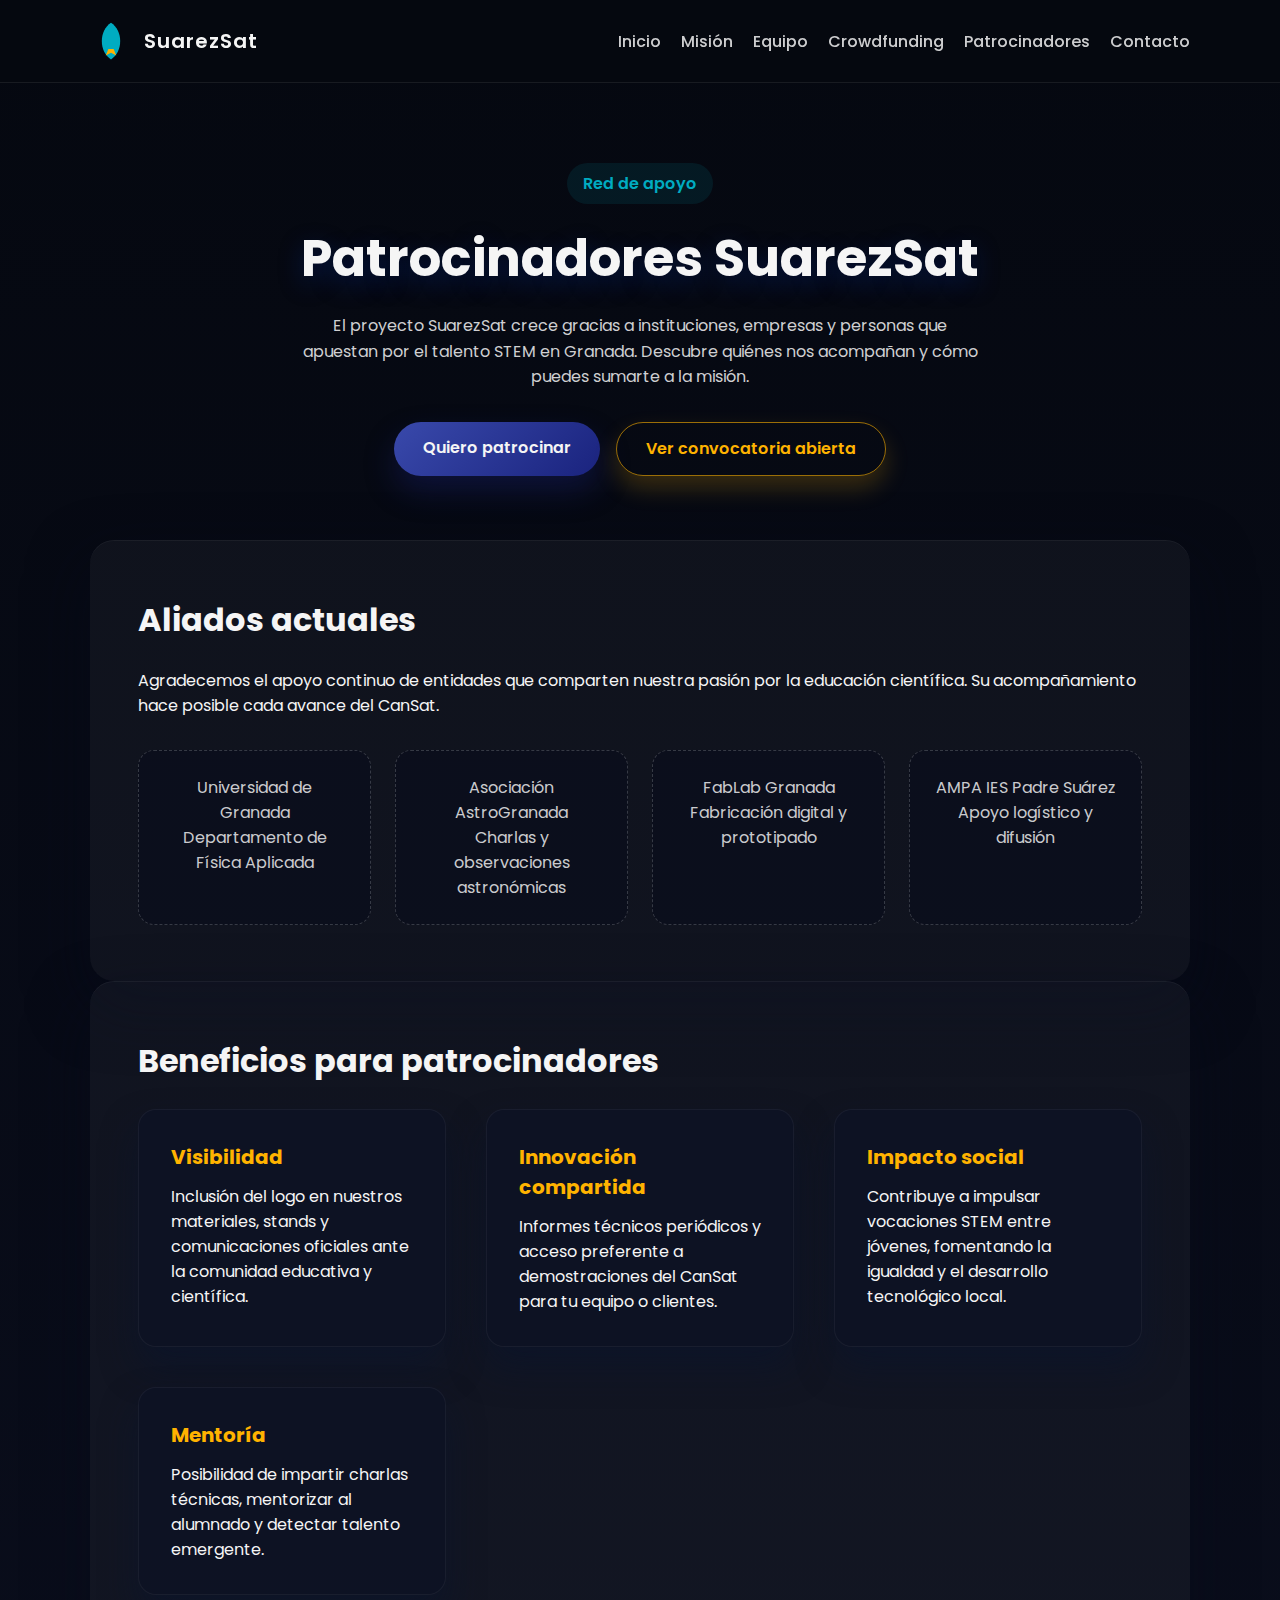
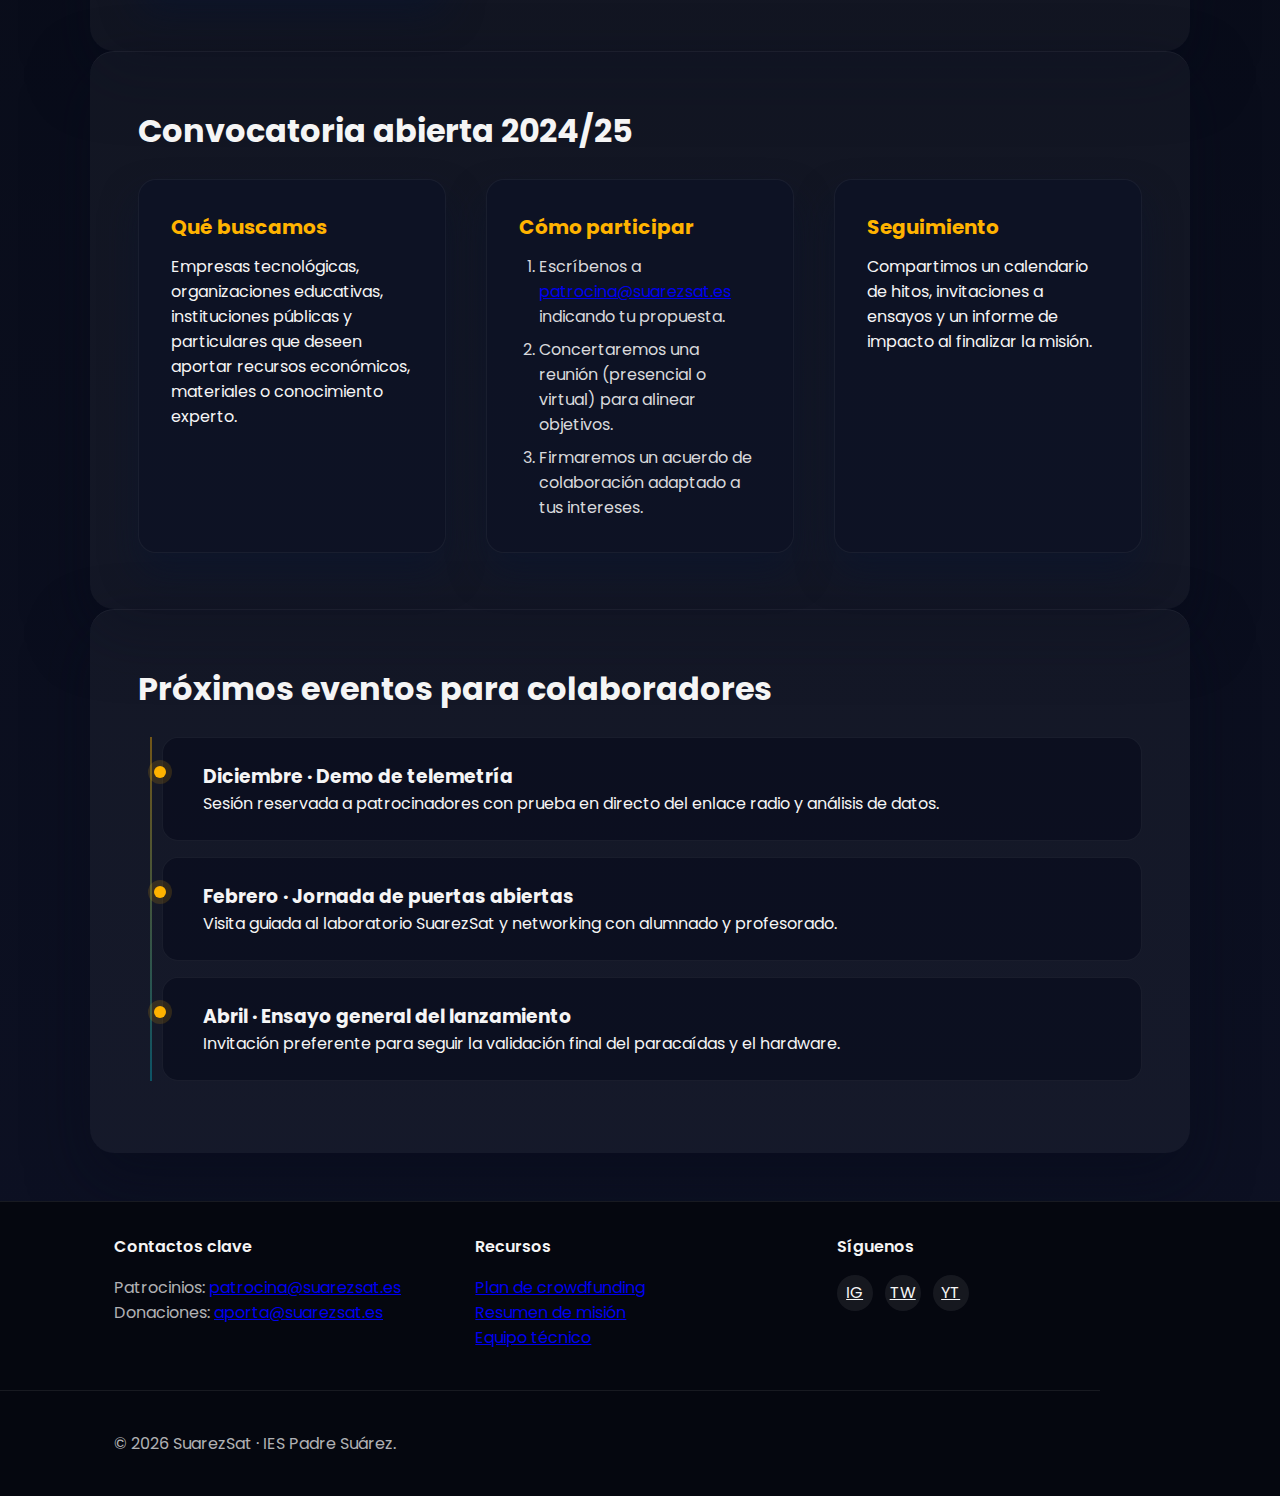
<file: sponsors.html>
<!DOCTYPE html>
<html lang="es">
<head>
    <meta charset="UTF-8">
    <meta name="viewport" content="width=device-width, initial-scale=1.0">
    <title>Patrocinadores | SuarezSat</title>
    <link rel="stylesheet" href="assets/css/styles.css">
    <link rel="preconnect" href="https://fonts.googleapis.com">
    <link rel="preconnect" href="https://fonts.gstatic.com" crossorigin>
    <link href="https://fonts.googleapis.com/css2?family=Poppins:wght@400;500;600;700&display=swap" rel="stylesheet">
</head>
<body>
    <header>
        <div class="container nav">
            <a class="logo" href="index.html">
                <svg viewBox="0 0 64 64" role="img" aria-hidden="true">
                    <path d="M32 4C23 10 18 20 18 32s5 22 14 28c9-6 14-16 14-28S41 10 32 4z" fill="#00acc1"/>
                    <path d="M28 44h8l4 10-8-4-8 4 4-10z" fill="#ffb300"/>
                </svg>
                SuarezSat
            </a>
            <nav class="nav-links">
                <a href="index.html">Inicio</a>
                <a href="mission.html">Misión</a>
                <a href="team.html">Equipo</a>
                <a href="crowdfunding.html">Crowdfunding</a>
                <a aria-current="page" href="sponsors.html">Patrocinadores</a>
                <a href="contact.html">Contacto</a>
            </nav>
        </div>
    </header>

    <main>
        <section class="hero container">
            <span class="pill">Red de apoyo</span>
            <h1>Patrocinadores SuarezSat</h1>
            <p>
                El proyecto SuarezSat crece gracias a instituciones, empresas y personas que apuestan por el talento STEM en Granada.
                Descubre quiénes nos acompañan y cómo puedes sumarte a la misión.
            </p>
            <div class="cta-group">
                <a class="btn btn-primary" href="mailto:patrocina@suarezsat.es?subject=Quiero%20colaborar%20con%20SuarezSat">Quiero patrocinar</a>
                <a class="btn btn-secondary" href="#convocatoria">Ver convocatoria abierta</a>
            </div>
        </section>

        <section class="container section-light">
            <h2>Aliados actuales</h2>
            <p>
                Agradecemos el apoyo continuo de entidades que comparten nuestra pasión por la educación científica. Su acompañamiento
                hace posible cada avance del CanSat.
            </p>
            <div class="sponsors">
                <div class="sponsor-card">
                    Universidad de Granada<br>
                    <span>Departamento de Física Aplicada</span>
                </div>
                <div class="sponsor-card">
                    Asociación AstroGranada<br>
                    <span>Charlas y observaciones astronómicas</span>
                </div>
                <div class="sponsor-card">
                    FabLab Granada<br>
                    <span>Fabricación digital y prototipado</span>
                </div>
                <div class="sponsor-card">
                    AMPA IES Padre Suárez<br>
                    <span>Apoyo logístico y difusión</span>
                </div>
            </div>
        </section>

        <section class="container section-light">
            <h2>Beneficios para patrocinadores</h2>
            <div class="grid grid-2">
                <div class="card">
                    <h3>Visibilidad</h3>
                    <p>
                        Inclusión del logo en nuestros materiales, stands y comunicaciones oficiales ante la comunidad educativa y científica.
                    </p>
                </div>
                <div class="card">
                    <h3>Innovación compartida</h3>
                    <p>
                        Informes técnicos periódicos y acceso preferente a demostraciones del CanSat para tu equipo o clientes.
                    </p>
                </div>
                <div class="card">
                    <h3>Impacto social</h3>
                    <p>
                        Contribuye a impulsar vocaciones STEM entre jóvenes, fomentando la igualdad y el desarrollo tecnológico local.
                    </p>
                </div>
                <div class="card">
                    <h3>Mentoría</h3>
                    <p>
                        Posibilidad de impartir charlas técnicas, mentorizar al alumnado y detectar talento emergente.
                    </p>
                </div>
            </div>
        </section>

        <section id="convocatoria" class="container section-light">
            <h2>Convocatoria abierta 2024/25</h2>
            <div class="grid grid-2">
                <div class="card">
                    <h3>Qué buscamos</h3>
                    <p>
                        Empresas tecnológicas, organizaciones educativas, instituciones públicas y particulares que deseen aportar recursos
                        económicos, materiales o conocimiento experto.
                    </p>
                </div>
                <div class="card">
                    <h3>Cómo participar</h3>
                    <ol>
                        <li>Escríbenos a <a href="mailto:patrocina@suarezsat.es">patrocina@suarezsat.es</a> indicando tu propuesta.</li>
                        <li>Concertaremos una reunión (presencial o virtual) para alinear objetivos.</li>
                        <li>Firmaremos un acuerdo de colaboración adaptado a tus intereses.</li>
                    </ol>
                </div>
                <div class="card">
                    <h3>Seguimiento</h3>
                    <p>
                        Compartimos un calendario de hitos, invitaciones a ensayos y un informe de impacto al finalizar la misión.
                    </p>
                </div>
            </div>
        </section>

        <section class="container section-light">
            <h2>Próximos eventos para colaboradores</h2>
            <div class="timeline">
                <article class="timeline-item">
                    <h3>Diciembre · Demo de telemetría</h3>
                    <p>Sesión reservada a patrocinadores con prueba en directo del enlace radio y análisis de datos.</p>
                </article>
                <article class="timeline-item">
                    <h3>Febrero · Jornada de puertas abiertas</h3>
                    <p>Visita guiada al laboratorio SuarezSat y networking con alumnado y profesorado.</p>
                </article>
                <article class="timeline-item">
                    <h3>Abril · Ensayo general del lanzamiento</h3>
                    <p>Invitación preferente para seguir la validación final del paracaídas y el hardware.</p>
                </article>
            </div>
        </section>
    </main>

    <footer>
        <div class="container footer-grid">
            <div>
                <h4 class="footer-title">Contactos clave</h4>
                <p>Patrocinios: <a href="mailto:patrocina@suarezsat.es">patrocina@suarezsat.es</a></p>
                <p>Donaciones: <a href="mailto:aporta@suarezsat.es">aporta@suarezsat.es</a></p>
            </div>
            <div>
                <h4 class="footer-title">Recursos</h4>
                <p><a href="crowdfunding.html">Plan de crowdfunding</a></p>
                <p><a href="mission.html">Resumen de misión</a></p>
                <p><a href="team.html">Equipo técnico</a></p>
            </div>
            <div>
                <h4 class="footer-title">Síguenos</h4>
                <div class="social-links">
                    <a href="#" aria-label="Instagram SuarezSat">IG</a>
                    <a href="#" aria-label="Twitter SuarezSat">TW</a>
                    <a href="#" aria-label="YouTube SuarezSat">YT</a>
                </div>
            </div>
        </div>
        <div class="divider container"></div>
        <div class="container">
            <p>&copy; <span id="year"></span> SuarezSat · IES Padre Suárez.</p>
        </div>
    </footer>
    <script>
        document.getElementById("year").textContent = new Date().getFullYear();
    </script>
</body>
</html>
</file>
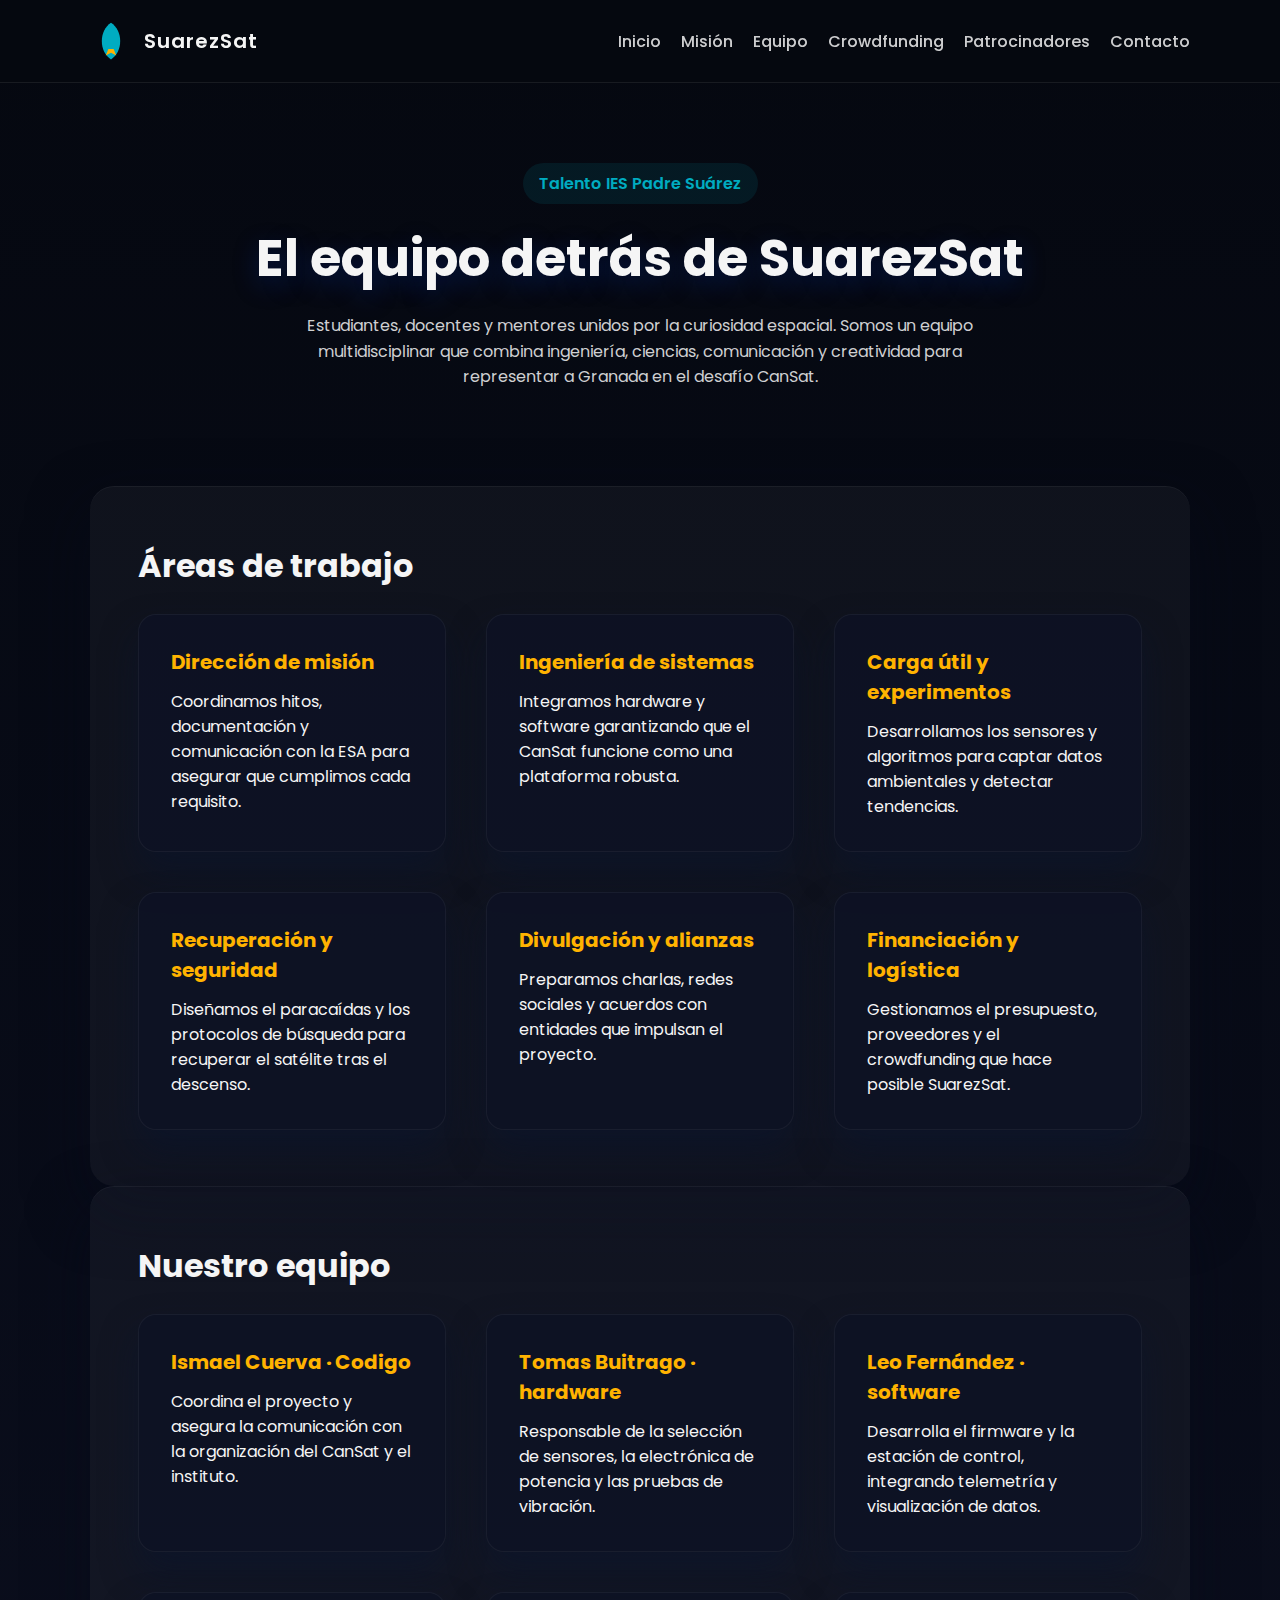
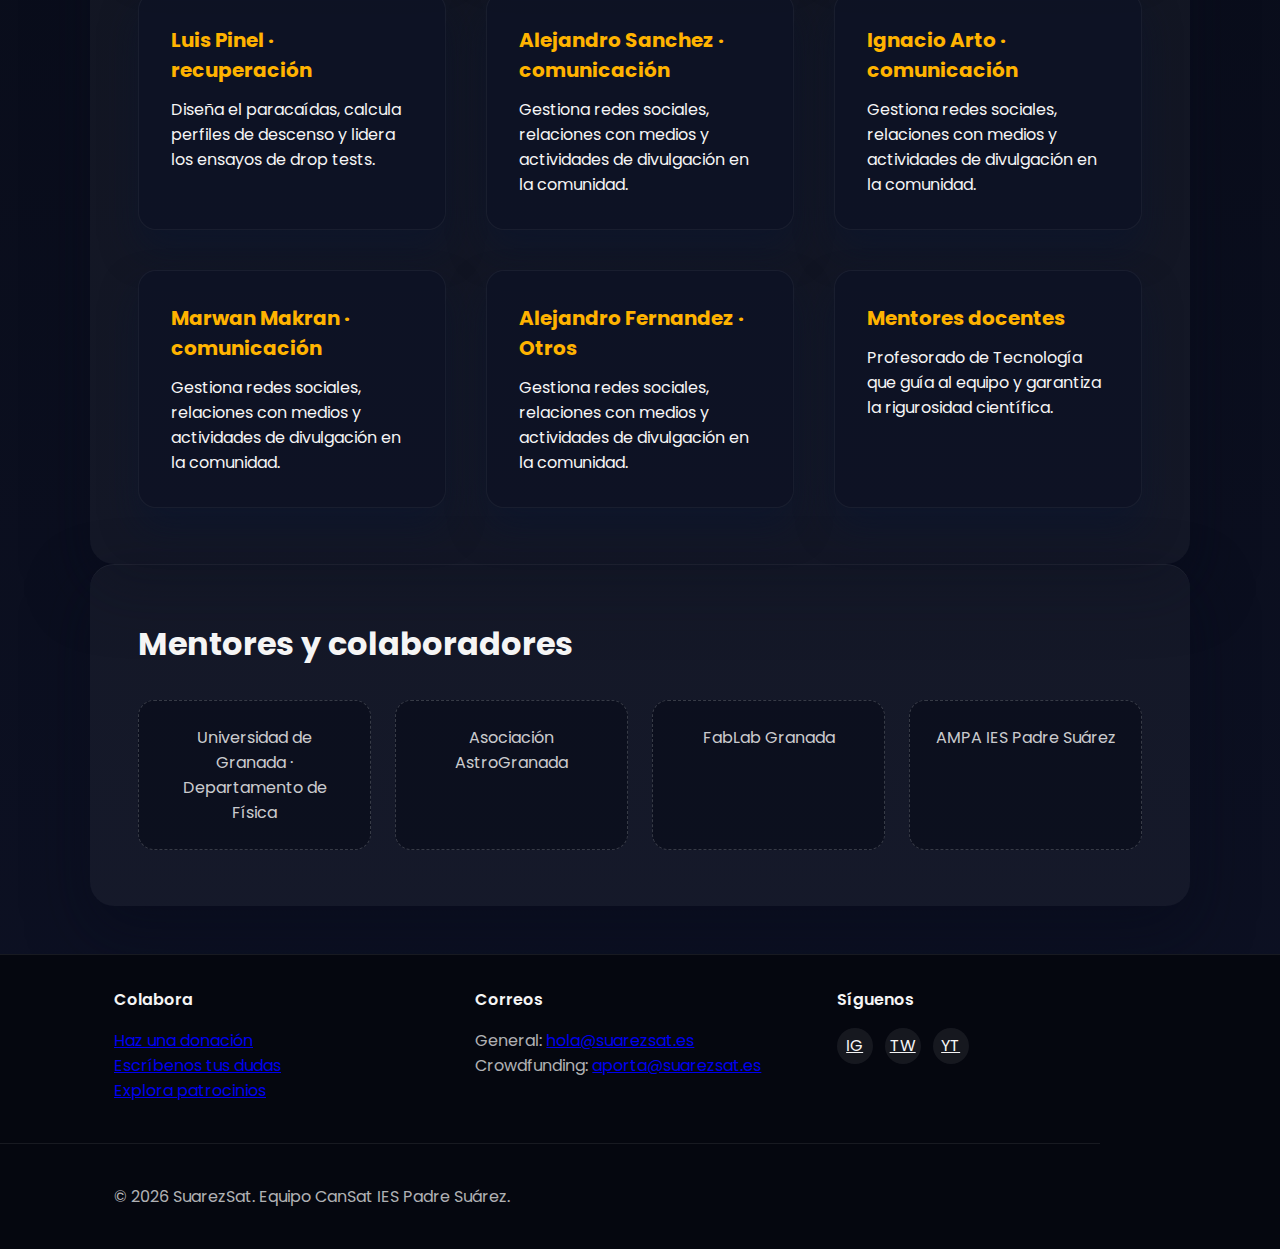
<file: team.html>
<!DOCTYPE html>
<html lang="es">
<head>
    <meta charset="UTF-8">
    <meta name="viewport" content="width=device-width, initial-scale=1.0">
    <title>Equipo | SuarezSat</title>
    <link rel="stylesheet" href="assets/css/styles.css">
    <link rel="preconnect" href="https://fonts.googleapis.com">
    <link rel="preconnect" href="https://fonts.gstatic.com" crossorigin>
    <link href="https://fonts.googleapis.com/css2?family=Poppins:wght@400;500;600;700&display=swap" rel="stylesheet">
</head>
<body>
    <header>
        <div class="container nav">
            <a class="logo" href="index.html">
                <svg viewBox="0 0 64 64" role="img" aria-hidden="true">
                    <path d="M32 4C23 10 18 20 18 32s5 22 14 28c9-6 14-16 14-28S41 10 32 4z" fill="#00acc1"/>
                    <path d="M28 44h8l4 10-8-4-8 4 4-10z" fill="#ffb300"/>
                </svg>
                SuarezSat
            </a>
            <nav class="nav-links">
                <a href="index.html">Inicio</a>
                <a href="mission.html">Misión</a>
                <a aria-current="page" href="team.html">Equipo</a>
                <a href="crowdfunding.html">Crowdfunding</a>
                <a href="sponsors.html">Patrocinadores</a>
                <a href="contact.html">Contacto</a>
            </nav>
        </div>
    </header>

    <main>
        <section class="hero container">
            <span class="pill">Talento IES Padre Suárez</span>
            <h1>El equipo detrás de SuarezSat</h1>
            <p>
                Estudiantes, docentes y mentores unidos por la curiosidad espacial. Somos un equipo multidisciplinar que combina
                ingeniería, ciencias, comunicación y creatividad para representar a Granada en el desafío CanSat.
            </p>
        </section>

        <section class="container section-light">
            <h2>Áreas de trabajo</h2>
            <div class="grid grid-2">
                <div class="card">
                    <h3>Dirección de misión</h3>
                    <p>Coordinamos hitos, documentación y comunicación con la ESA para asegurar que cumplimos cada requisito.</p>
                </div>
                <div class="card">
                    <h3>Ingeniería de sistemas</h3>
                    <p>Integramos hardware y software garantizando que el CanSat funcione como una plataforma robusta.</p>
                </div>
                <div class="card">
                    <h3>Carga útil y experimentos</h3>
                    <p>Desarrollamos los sensores y algoritmos para captar datos ambientales y detectar tendencias.</p>
                </div>
                <div class="card">
                    <h3>Recuperación y seguridad</h3>
                    <p>Diseñamos el paracaídas y los protocolos de búsqueda para recuperar el satélite tras el descenso.</p>
                </div>
                <div class="card">
                    <h3>Divulgación y alianzas</h3>
                    <p>Preparamos charlas, redes sociales y acuerdos con entidades que impulsan el proyecto.</p>
                </div>
                <div class="card">
                    <h3>Financiación y logística</h3>
                    <p>Gestionamos el presupuesto, proveedores y el crowdfunding que hace posible SuarezSat.</p>
                </div>
            </div>
        </section>

        <section class="container section-light">
            <h2>Nuestro equipo</h2>
            <div class="grid grid-2">
                <div class="card">
                    <h3>Ismael Cuerva · Codigo</h3>
                    <p>Coordina el proyecto y asegura la comunicación con la organización del CanSat y el instituto.</p>
                </div>
                <div class="card">
                    <h3>Tomas Buitrago · hardware</h3>
                    <p>Responsable de la selección de sensores, la electrónica de potencia y las pruebas de vibración.</p>
                </div>
                <div class="card">
                    <h3>Leo Fernández · software</h3>
                    <p>Desarrolla el firmware y la estación de control, integrando telemetría y visualización de datos.</p>
                </div>
                <div class="card">
                    <h3>Luis Pinel · recuperación</h3>
                    <p>Diseña el paracaídas, calcula perfiles de descenso y lidera los ensayos de drop tests.</p>
                </div>
                <div class="card">
                    <h3>Alejandro Sanchez · comunicación</h3>
                    <p>Gestiona redes sociales, relaciones con medios y actividades de divulgación en la comunidad.</p>
                </div>
                <div class="card">
                    <h3>Ignacio Arto · comunicación</h3>
                    <p>Gestiona redes sociales, relaciones con medios y actividades de divulgación en la comunidad.</p>
                </div>
                <div class="card">
                    <h3>Marwan Makran · comunicación</h3>
                    <p>Gestiona redes sociales, relaciones con medios y actividades de divulgación en la comunidad.</p>
                </div>
                <div class="card">
                    <h3>Alejandro Fernandez · Otros</h3>
                    <p>Gestiona redes sociales, relaciones con medios y actividades de divulgación en la comunidad.</p>
                </div>
                <div class="card">
                    <h3>Mentores docentes</h3>
                    <p>Profesorado de Tecnología que guía al equipo y garantiza la rigurosidad científica.</p>
                </div>
            </div>
        </section>

        <section class="container section-light">
            <h2>Mentores y colaboradores</h2>
            <div class="sponsors">
                <div class="sponsor-card">Universidad de Granada · Departamento de Física</div>
                <div class="sponsor-card">Asociación AstroGranada</div>
                <div class="sponsor-card">FabLab Granada</div>
                <div class="sponsor-card">AMPA IES Padre Suárez</div>
            </div>
        </section>
    </main>

    <footer>
        <div class="container footer-grid">
            <div>
                <h4 class="footer-title">Colabora</h4>
                <p><a href="crowdfunding.html">Haz una donación</a></p>
                <p><a href="contact.html">Escríbenos tus dudas</a></p>
                <p><a href="sponsors.html">Explora patrocinios</a></p>
            </div>
            <div>
                <h4 class="footer-title">Correos</h4>
                <p>General: <a href="mailto:hola@suarezsat.es">hola@suarezsat.es</a></p>
                <p>Crowdfunding: <a href="mailto:aporta@suarezsat.es">aporta@suarezsat.es</a></p>
            </div>
            <div>
                <h4 class="footer-title">Síguenos</h4>
                <div class="social-links">
                    <a href="#" aria-label="Instagram SuarezSat">IG</a>
                    <a href="#" aria-label="Twitter SuarezSat">TW</a>
                    <a href="#" aria-label="YouTube SuarezSat">YT</a>
                </div>
            </div>
        </div>
        <div class="divider container"></div>
        <div class="container">
            <p>&copy; <span id="year"></span> SuarezSat. Equipo CanSat IES Padre Suárez.</p>
        </div>
    </footer>
    <script>
        document.getElementById("year").textContent = new Date().getFullYear();
    </script>
</body>
</html>
</file>
<file: assets/css/styles.css>
/* Reset básico */
* {
    margin: 0;
    padding: 0;
    box-sizing: border-box;
}

:root {
    --primary: #1a237e;
    --secondary: #ffb300;
    --accent: #00acc1;
    --dark: #0d0f1a;
    --light: #f5f5f5;
    --text: #1b1f3b;
    --font-sans: "Poppins", "Segoe UI", Tahoma, Geneva, sans-serif;
}

body {
    font-family: var(--font-sans);
    color: var(--text);
    background: linear-gradient(180deg, #050810 0%, #0d1124 100%);
    min-height: 100vh;
}

header {
    background: rgba(5, 8, 16, 0.95);
    border-bottom: 1px solid rgba(255, 255, 255, 0.08);
    position: sticky;
    top: 0;
    z-index: 10;
    backdrop-filter: blur(12px);
}

.container {
    max-width: 1100px;
    margin: 0 auto;
    padding: 0 1.5rem;
}

.nav {
    display: flex;
    align-items: center;
    justify-content: space-between;
    padding: 1.25rem 0;
}

.logo {
    display: flex;
    align-items: center;
    gap: 0.75rem;
    color: var(--light);
    text-decoration: none;
    font-size: 1.25rem;
    font-weight: 600;
    letter-spacing: 0.05em;
}

.logo svg {
    width: 42px;
    height: 42px;
}

.nav-links {
    display: flex;
    gap: 1.25rem;
}

.nav-links a {
    color: rgba(255, 255, 255, 0.8);
    text-decoration: none;
    font-weight: 500;
    transition: color 0.2s ease, transform 0.2s ease;
}

.nav-links a:hover,
.nav-links a:focus-visible {
    color: var(--secondary);
    transform: translateY(-2px);
}

.hero {
    padding: 5rem 0 4rem;
    text-align: center;
    color: var(--light);
}

.hero h1 {
    font-size: clamp(2.5rem, 4vw, 3.75rem);
    margin-bottom: 1rem;
    text-shadow: 0 8px 24px rgba(10, 47, 158, 0.35);
}

.hero p {
    max-width: 680px;
    margin: 0.75rem auto 2rem;
    line-height: 1.6;
    color: rgba(255, 255, 255, 0.82);
}

.cta-group {
    display: flex;
    justify-content: center;
    gap: 1rem;
    flex-wrap: wrap;
}

.btn {
    padding: 0.85rem 1.8rem;
    border-radius: 999px;
    border: none;
    font-size: 1rem;
    font-weight: 600;
    cursor: pointer;
    transition: transform 0.2s ease, box-shadow 0.2s ease;
    text-decoration: none;
}

.btn-primary {
    background: linear-gradient(135deg, #3949ab, #1a237e);
    color: var(--light);
    box-shadow: 0 15px 30px rgba(26, 35, 126, 0.35);
}

.btn-primary:hover,
.btn-primary:focus-visible {
    transform: translateY(-3px);
    box-shadow: 0 18px 34px rgba(26, 35, 126, 0.4);
}

.btn-secondary {
    background: transparent;
    color: var(--secondary);
    border: 1px solid rgba(255, 179, 0, 0.6);
    box-shadow: 0 12px 24px rgba(255, 179, 0, 0.2);
}

.btn-secondary:hover,
.btn-secondary:focus-visible {
    transform: translateY(-3px);
    box-shadow: 0 16px 28px rgba(255, 179, 0, 0.28);
}

section {
    padding: 4.5rem 0;
}

.section-light {
    background: rgba(255, 255, 255, 0.04);
    border-radius: 24px;
    padding: 3.5rem 3rem;
    margin: 0 auto;
    color: var(--light);
    box-shadow: inset 0 1px 0 rgba(255, 255, 255, 0.05), 0 24px 60px rgba(5, 9, 26, 0.5);
}

.section-light h2 {
    font-size: 2rem;
    margin-bottom: 1.5rem;
}

.grid {
    display: grid;
    gap: 2.5rem;
}

.grid-2 {
    grid-template-columns: repeat(auto-fit, minmax(260px, 1fr));
}

.card {
    background: rgba(13, 17, 36, 0.8);
    border: 1px solid rgba(255, 255, 255, 0.05);
    padding: 2rem;
    border-radius: 18px;
    box-shadow: 0 20px 35px rgba(10, 20, 45, 0.55);
    transition: transform 0.25s ease, border-color 0.25s ease;
}

.card:hover {
    transform: translateY(-6px);
    border-color: rgba(255, 179, 0, 0.35);
}

.card h3 {
    color: var(--secondary);
    margin-bottom: 0.75rem;
    font-size: 1.25rem;
}

.timeline {
    position: relative;
    padding-left: 1.5rem;
}

.timeline::before {
    content: "";
    position: absolute;
    top: 0;
    bottom: 0;
    left: 12px;
    width: 2px;
    background: linear-gradient(180deg, rgba(255, 179, 0, 0.4), rgba(0, 172, 193, 0.4));
}

.timeline-item {
    position: relative;
    padding: 1.5rem 1.5rem 1.5rem 2.5rem;
    background: rgba(10, 14, 30, 0.8);
    border: 1px solid rgba(255, 255, 255, 0.06);
    border-radius: 16px;
    margin-bottom: 1rem;
}

.timeline-item::before {
    content: "";
    position: absolute;
    top: 1.75rem;
    left: -0.55rem;
    width: 12px;
    height: 12px;
    border-radius: 50%;
    background: var(--secondary);
    box-shadow: 0 0 0 6px rgba(255, 179, 0, 0.15);
}

footer {
    background: #05070f;
    padding: 2rem 0 2.5rem;
    color: rgba(255, 255, 255, 0.7);
    border-top: 1px solid rgba(255, 255, 255, 0.08);
    margin-top: 3rem;
}

.footer-grid {
    display: grid;
    gap: 2rem;
    grid-template-columns: repeat(auto-fit, minmax(200px, 1fr));
}

.footer-title {
    color: var(--light);
    font-weight: 600;
    margin-bottom: 1rem;
}

.social-links {
    display: flex;
    gap: 0.75rem;
}

.social-links a {
    display: inline-flex;
    width: 36px;
    height: 36px;
    border-radius: 50%;
    align-items: center;
    justify-content: center;
    background: rgba(255, 255, 255, 0.07);
    color: var(--light);
    transition: background 0.2s ease, transform 0.2s ease;
}

.social-links a:hover,
.social-links a:focus-visible {
    background: var(--accent);
    transform: translateY(-2px);
}

form {
    display: grid;
    gap: 1rem;
}

label {
    font-weight: 600;
    color: var(--light);
}

input,
select,
textarea {
    width: 100%;
    padding: 0.85rem 1rem;
    border-radius: 12px;
    border: 1px solid rgba(255, 255, 255, 0.12);
    background: rgba(8, 12, 24, 0.85);
    color: var(--light);
}

input:focus-visible,
select:focus-visible,
textarea:focus-visible {
    outline: 2px solid var(--accent);
}

.pill {
    display: inline-flex;
    align-items: center;
    gap: 0.5rem;
    padding: 0.5rem 1rem;
    border-radius: 999px;
    background: rgba(0, 172, 193, 0.1);
    color: var(--accent);
    font-weight: 600;
    margin-bottom: 1rem;
}

.stats {
    display: flex;
    gap: 2rem;
    flex-wrap: wrap;
    margin-top: 1.5rem;
}

.stat {
    min-width: 140px;
}

.stat h3 {
    font-size: 2rem;
    color: var(--secondary);
}

.stat span {
    color: rgba(255, 255, 255, 0.7);
}

.progress-wrapper {
    display: grid;
    gap: 1rem;
    margin-top: 1.5rem;
}

.progress-header {
    display: flex;
    justify-content: space-between;
    color: rgba(255, 255, 255, 0.8);
    font-weight: 600;
}

.progress-bar {
    width: 100%;
    height: 18px;
    background: rgba(255, 255, 255, 0.12);
    border-radius: 12px;
    overflow: hidden;
    border: 1px solid rgba(255, 255, 255, 0.08);
}

.progress-fill {
    height: 100%;
    background: linear-gradient(90deg, var(--secondary), var(--accent));
    border-radius: 12px 0 0 12px;
    transition: width 0.4s ease;
}

.section-light ol {
    margin-left: 1.25rem;
    display: grid;
    gap: 0.5rem;
    color: rgba(255, 255, 255, 0.85);
}

.sponsors {
    display: grid;
    grid-template-columns: repeat(auto-fit, minmax(180px, 1fr));
    gap: 1.5rem;
    margin-top: 2rem;
}

.sponsor-card {
    background: rgba(10, 14, 28, 0.8);
    border: 1px dashed rgba(255, 255, 255, 0.18);
    padding: 1.5rem;
    border-radius: 16px;
    text-align: center;
    color: rgba(255, 255, 255, 0.8);
}

.contact-options {
    display: grid;
    gap: 1.5rem;
    margin-top: 1.5rem;
}

.contact-option {
    background: rgba(9, 12, 24, 0.9);
    border-radius: 14px;
    padding: 1.5rem;
    border: 1px solid rgba(255, 255, 255, 0.1);
    color: rgba(255, 255, 255, 0.85);
}

.contact-option a {
    color: var(--secondary);
    font-weight: 600;
}

.divider {
    height: 1px;
    background: rgba(255, 255, 255, 0.08);
    margin: 2.5rem 0;
}

@media (max-width: 768px) {
    .nav {
        flex-direction: column;
        gap: 1rem;
    }

    .hero {
        padding-top: 3.5rem;
    }

    .section-light {
        padding: 2.5rem 1.75rem;
    }

    .stats {
        justify-content: center;
    }
}
</file>
